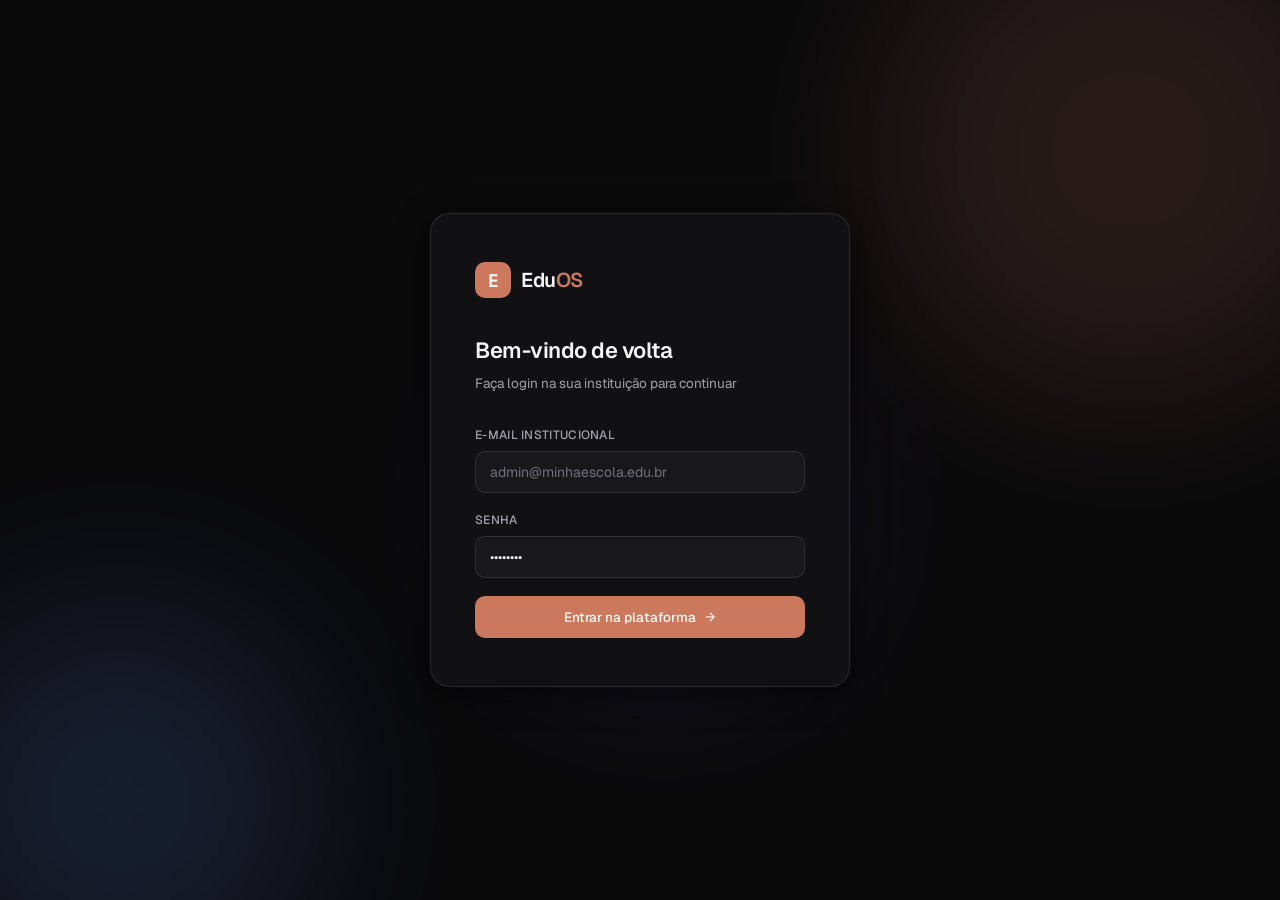
<file: index.html>
<!DOCTYPE html>
<html lang="pt-BR" data-theme="dark">
<head>
<meta charset="UTF-8">
<meta name="viewport" content="width=device-width, initial-scale=1.0">
<title>EduOS — Plataforma de Gestão Educacional</title>
<meta name="description" content="EduOS — Sistema SaaS de gestão educacional para cursos técnicos e treinamentos NR.">
<link rel="preconnect" href="https://fonts.googleapis.com">
<link href="https://fonts.googleapis.com/css2?family=Geist:wght@300;400;500;600&family=Geist+Mono:wght@400;500&display=swap" rel="stylesheet">
<link rel="stylesheet" href="./css/globals.css">
<link rel="stylesheet" href="./css/layout.css">
<link rel="stylesheet" href="./css/components.css">
</head>
<body>

<!-- TOAST CONTAINER -->
<div id="toast-container"></div>

<!-- MODAL BACKDROP -->
<div class="modal-backdrop" id="modal-backdrop">
  <div class="modal" id="modal-content">
    <div class="modal-header">
      <span class="modal-title" id="modal-title">Modal</span>
      <button class="modal-close" id="modal-close-btn">
        <svg viewBox="0 0 24 24" fill="none" stroke="currentColor" stroke-width="2" width="16" height="16"><path d="M18 6L6 18M6 6l12 12"/></svg>
      </button>
    </div>
    <div id="modal-body"></div>
  </div>
</div>

<!-- ===================== LOGIN SCREEN ===================== -->
<div id="login-screen">
  <div class="login-bg">
    <div class="login-bg-orb"></div>
    <div class="login-bg-orb"></div>
    <div class="login-bg-orb"></div>
  </div>
  <div class="login-card">
    <div class="login-logo">
      <div class="login-logo-icon">E</div>
      <div class="login-logo-text">Edu<span>OS</span></div>
    </div>
    <h2>Bem-vindo de volta</h2>
    <p>Faça login na sua instituição para continuar</p>

    <div class="form-field">
      <label class="form-label">E-mail institucional</label>
      <input class="form-input" id="login-email" type="email" placeholder="admin@minhaescola.edu.br">
    </div>
    <div class="form-field">
      <label class="form-label">Senha</label>
      <input class="form-input" id="login-pass" type="password" placeholder="••••••••" value="demo1234">
    </div>
    <div id="login-error" style="display:none; color:var(--red); font-size:12.5px; margin-bottom:12px; padding:8px 12px; background:var(--red-soft); border-radius:var(--radius-sm);"></div>
    <button class="btn btn-primary full" id="login-btn">
      Entrar na plataforma
      <svg viewBox="0 0 24 24" fill="none" stroke="currentColor" stroke-width="2" width="14" height="14"><path d="M5 12h14M12 5l7 7-7 7"/></svg>
    </button>

    <!-- Demo login was removed -->
  </div>
</div>

<!-- ===================== APP ===================== -->

<!-- Overlay do drawer mobile -->
<div class="sidebar-overlay" id="sidebar-overlay"></div>

<div id="app">
  <!-- SIDEBAR -->
  <aside class="sidebar" id="sidebar">
    <div class="sidebar-header">
      <div class="sidebar-brand">
        <div class="sidebar-brand-icon">E</div>
        <div class="sidebar-brand-name">Edu<span>OS</span></div>
      </div>
    </div>

    <div class="sidebar-section">
      <div class="sidebar-section-label">Visão geral</div>
      <div class="nav-item active" data-page="dashboard">
        <svg viewBox="0 0 24 24" fill="none" stroke="currentColor" stroke-width="1.8"><rect x="3" y="3" width="7" height="7" rx="1"/><rect x="14" y="3" width="7" height="7" rx="1"/><rect x="3" y="14" width="7" height="7" rx="1"/><rect x="14" y="14" width="7" height="7" rx="1"/></svg>
        Dashboard
      </div>
    </div>

    <div class="sidebar-section">
      <div class="sidebar-section-label">Acadêmico</div>
      <div class="nav-item" data-page="alunos">
        <svg viewBox="0 0 24 24" fill="none" stroke="currentColor" stroke-width="1.8"><path d="M17 21v-2a4 4 0 00-4-4H5a4 4 0 00-4 4v2"/><circle cx="9" cy="7" r="4"/><path d="M23 21v-2a4 4 0 00-3-3.87M16 3.13a4 4 0 010 7.75"/></svg>
        Alunos
      </div>
      <div class="nav-item" data-page="turmas">
        <svg viewBox="0 0 24 24" fill="none" stroke="currentColor" stroke-width="1.8"><rect x="3" y="4" width="18" height="18" rx="2"/><path d="M16 2v4M8 2v4M3 10h18"/></svg>
        Turmas
      </div>
      <div class="nav-item" data-page="cursos">
        <svg viewBox="0 0 24 24" fill="none" stroke="currentColor" stroke-width="1.8"><path d="M4 19.5A2.5 2.5 0 016.5 17H20"/><path d="M6.5 2H20v20H6.5A2.5 2.5 0 014 19.5v-15A2.5 2.5 0 016.5 2z"/></svg>
        Cursos
      </div>
      <div class="nav-item" data-page="instrutores">
        <svg viewBox="0 0 24 24" fill="none" stroke="currentColor" stroke-width="1.8"><circle cx="12" cy="8" r="4"/><path d="M20 21a8 8 0 00-16 0"/><path d="M16 11l2 2 4-4"/></svg>
        Instrutores
      </div>
    </div>

    <div class="sidebar-section">
      <div class="sidebar-section-label">Operacional</div>
      <div class="nav-item" data-page="matriculas">
        <svg viewBox="0 0 24 24" fill="none" stroke="currentColor" stroke-width="1.8"><path d="M9 11l3 3L22 4"/><path d="M21 12v7a2 2 0 01-2 2H5a2 2 0 01-2-2V5a2 2 0 012-2h11"/></svg>
        Matrículas
      </div>
      <div class="nav-item" data-page="pipeline">
        <svg viewBox="0 0 24 24" fill="none" stroke="currentColor" stroke-width="1.8"><path d="M2 20h2l3-12h10l3 12h2M9 8h6"/></svg>
        Pipeline
      </div>
      <div class="nav-item" data-page="certificados">
        <svg viewBox="0 0 24 24" fill="none" stroke="currentColor" stroke-width="1.8"><circle cx="12" cy="8" r="6"/><path d="M15.477 12.89L17 22l-5-3-5 3 1.523-9.11"/></svg>
        Certificados
      </div>
    </div>

    <div class="sidebar-section">
      <div class="sidebar-section-label">Comercial</div>
      <div class="nav-item" data-page="empresas">
        <svg viewBox="0 0 24 24" fill="none" stroke="currentColor" stroke-width="1.8"><path d="M3 9l9-7 9 7v11a2 2 0 01-2 2H5a2 2 0 01-2-2z"/><polyline points="9 22 9 12 15 12 15 22"/></svg>
        Empresas B2B
      </div>
      <div class="nav-item" data-page="renovacoes">
        <svg viewBox="0 0 24 24" fill="none" stroke="currentColor" stroke-width="1.8"><path d="M23 4v6h-6"/><path d="M20.49 15a9 9 0 11-2.12-9.36L23 10"/></svg>
        Renovações
        <span class="nav-badge" id="nav-badge-renov"></span>
      </div>
    </div>

    <div class="sidebar-section">
      <div class="sidebar-section-label">Financeiro</div>
      <div class="nav-item" data-page="financeiro">
        <svg viewBox="0 0 24 24" fill="none" stroke="currentColor" stroke-width="1.8"><line x1="12" y1="1" x2="12" y2="23"/><path d="M17 5H9.5a3.5 3.5 0 000 7h5a3.5 3.5 0 010 7H6"/></svg>
        Pagamentos
      </div>
      <div class="nav-item" data-page="relatorios">
        <svg viewBox="0 0 24 24" fill="none" stroke="currentColor" stroke-width="1.8"><line x1="18" y1="20" x2="18" y2="10"/><line x1="12" y1="20" x2="12" y2="4"/><line x1="6" y1="20" x2="6" y2="14"/></svg>
        Relatórios
      </div>
    </div>

    <div class="sidebar-section">
      <div class="sidebar-section-label">Sistema</div>
      <div class="nav-item" data-page="rbac">
        <svg viewBox="0 0 24 24" fill="none" stroke="currentColor" stroke-width="1.8"><rect x="3" y="11" width="18" height="11" rx="2"/><path d="M7 11V7a5 5 0 0110 0v4"/></svg>
        Permissões RBAC
      </div>
      <div class="nav-item" data-page="configuracoes">
        <svg viewBox="0 0 24 24" fill="none" stroke="currentColor" stroke-width="1.8"><circle cx="12" cy="12" r="3"/><path d="M19.4 15a1.65 1.65 0 00.33 1.82l.06.06a2 2 0 010 2.83 2 2 0 01-2.83 0l-.06-.06a1.65 1.65 0 00-1.82-.33 1.65 1.65 0 00-1 1.51V21a2 2 0 01-2 2 2 2 0 01-2-2v-.09A1.65 1.65 0 009 19.4a1.65 1.65 0 00-1.82.33l-.06.06a2 2 0 01-2.83 0 2 2 0 010-2.83l.06-.06A1.65 1.65 0 004.68 15a1.65 1.65 0 00-1.51-1H3a2 2 0 01-2-2 2 2 0 012-2h.09A1.65 1.65 0 004.6 9a1.65 1.65 0 00-.33-1.82l-.06-.06a2 2 0 010-2.83 2 2 0 012.83 0l.06.06A1.65 1.65 0 009 4.68a1.65 1.65 0 001-1.51V3a2 2 0 012-2 2 2 0 012 2v.09a1.65 1.65 0 001 1.51 1.65 1.65 0 001.82-.33l.06-.06a2 2 0 012.83 0 2 2 0 010 2.83l-.06.06A1.65 1.65 0 0019.4 9a1.65 1.65 0 001.51 1H21a2 2 0 012 2 2 2 0 01-2 2h-.09a1.65 1.65 0 00-1.51 1z"/></svg>
        Configurações
      </div>
    </div>

    <div class="sidebar-footer">
      <div class="user-chip" id="user-chip-logout">
        <div class="user-avatar" id="user-avatar-sidebar">A</div>
        <div class="user-info">
          <div class="user-name" id="user-name-sidebar">Admin</div>
          <div class="user-role" id="user-role-sidebar">Administrador</div>
        </div>
        <svg viewBox="0 0 24 24" fill="none" stroke="currentColor" stroke-width="1.8" width="14" height="14" style="color:var(--text-tertiary);flex-shrink:0"><path d="M9 21H5a2 2 0 01-2-2V5a2 2 0 012-2h4M16 17l5-5-5-5M21 12H9"/></svg>
      </div>
    </div>
  </aside>

  <!-- MAIN AREA -->
  <div class="main-area">
    <div class="topbar">
      <!-- Hamburger mobile -->
      <button id="hamburger-btn" aria-label="Abrir menu">
        <svg viewBox="0 0 24 24" fill="none" stroke="currentColor" stroke-width="2" width="20" height="20">
          <line x1="3" y1="6" x2="21" y2="6"/><line x1="3" y1="12" x2="21" y2="12"/><line x1="3" y1="18" x2="21" y2="18"/>
        </svg>
      </button>

      <span id="topbar-title" class="topbar-title">Dashboard</span>

      <div class="topbar-actions">
        <div class="topbar-search-wrap">
          <svg viewBox="0 0 24 24" fill="none" stroke="currentColor" stroke-width="2"><circle cx="11" cy="11" r="8"/><path d="M21 21l-4.35-4.35"/></svg>
          <input class="topbar-search" id="topbar-search" placeholder="Buscar alunos, cursos...">
        </div>
        <div style="position:relative">
          <button class="btn btn-ghost btn-icon" title="Notificações" id="notif-btn">
            <svg viewBox="0 0 24 24" fill="none" stroke="currentColor" stroke-width="1.8" width="16" height="16"><path d="M18 8A6 6 0 006 8c0 7-3 9-3 9h18s-3-2-3-9M13.73 21a2 2 0 01-3.46 0"/></svg>
          </button>
          <div class="notif-dot"></div>
        </div>
        <div class="theme-toggle" id="theme-toggle" title="Alternar tema"></div>
      </div>
    </div>
    <div class="content" id="main-content"></div>
  </div>
</div>

<script type="module" src="./js/core/init.js"></script>
</body>
</html>
</file>
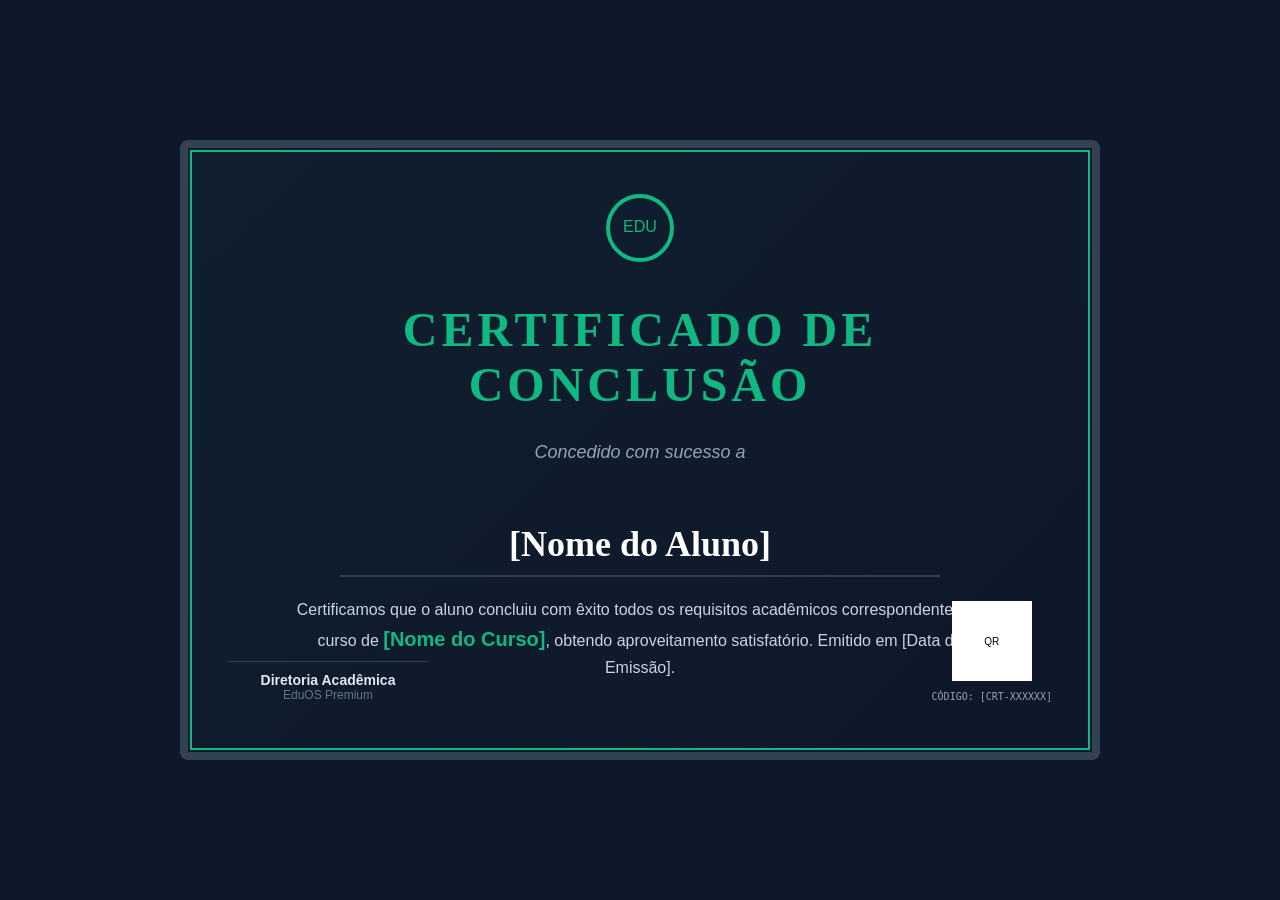
<file: certificado.html>
<!DOCTYPE html>
<html lang="pt-BR">
<head>
  <meta charset="UTF-8">
  <title>Certificado - EduOS</title>
  <style>
    /* Premium Dark Mode / University Style Certificate */
    :root {
      --bg-color: #0f172a;
      --text-color: #f1f5f9;
      --accent: #10b981;
      --border: #334155;
      --font-serif: 'Playfair Display', serif;
      --font-sans: 'Inter', sans-serif;
    }
    
    body {
      margin: 0;
      padding: 0;
      background-color: var(--bg-color);
      color: var(--text-color);
      display: flex;
      justify-content: center;
      align-items: center;
      min-height: 100vh;
      font-family: var(--font-sans);
    }
    
    .certificate-container {
      width: 1000px;
      height: 700px;
      padding: 40px;
      box-sizing: border-box;
      position: relative;
    }
    
    .certificate-border {
      width: 100%;
      height: 100%;
      border: 8px solid var(--border);
      outline: 2px solid var(--accent);
      outline-offset: -12px;
      padding: 40px;
      box-sizing: border-box;
      position: relative;
      background: linear-gradient(135deg, rgba(16,185,129,0.05) 0%, rgba(15,23,42,1) 100%);
      text-align: center;
      border-radius: 8px;
    }
    
    .logo-container img {
      height: 80px;
      margin-bottom: 20px;
    }
    
    .title {
      font-family: var(--font-serif);
      font-size: 48px;
      font-weight: 700;
      color: var(--accent);
      margin: 10px 0 30px;
      letter-spacing: 4px;
      text-transform: uppercase;
    }
    
    .subtitle {
      font-size: 18px;
      color: #94a3b8;
      margin-bottom: 40px;
      font-style: italic;
    }
    
    .recipient-name {
      font-family: var(--font-serif);
      font-size: 36px;
      font-weight: bold;
      color: #ffffff;
      margin: 20px 0;
      border-bottom: 2px solid var(--border);
      display: inline-block;
      padding-bottom: 10px;
      min-width: 600px;
    }
    
    .description {
      font-size: 16px;
      color: #cbd5e1;
      max-width: 700px;
      margin: 0 auto 50px;
      line-height: 1.6;
    }
    
    .course-name {
      font-weight: bold;
      color: var(--accent);
      font-size: 20px;
    }
    
    .footer {
      position: absolute;
      bottom: 50px;
      width: calc(100% - 80px);
      left: 40px;
      display: flex;
      justify-content: space-between;
      align-items: flex-end;
    }
    
    .signature {
      width: 200px;
      border-top: 1px solid var(--border);
      padding-top: 10px;
    }
    
    .signature-name {
      font-weight: bold;
      color: #e2e8f0;
      font-size: 14px;
    }
    
    .signature-role {
      font-size: 12px;
      color: #64748b;
    }
    
    .qr-container {
      text-align: center;
    }
    
    .qr-placeholder {
      width: 80px;
      height: 80px;
      background: #ffffff;
      margin: 0 auto 10px;
      display: grid;
      place-items: center;
      color: #000;
      font-size: 10px;
    }
    
    .qr-code-text {
      font-family: monospace;
      font-size: 10px;
      color: #94a3b8;
    }

    @media print {
      body {
        background-color: transparent;
        -webkit-print-color-adjust: exact;
        print-color-adjust: exact;
      }
      .certificate-container {
        width: 100%;
        height: 100vh;
        margin: 0;
        padding: 0;
      }
      .certificate-border {
        border: 4px solid var(--border);
        background: none;
      }
    }
  </style>
</head>
<body>
  <div class="certificate-container">
    <div class="certificate-border">
      <div class="logo-container">
        <!-- Substituir src base64 futuramente com dados da coluna logo da tabela configuracoes -->
        <img id="cert-logo" src="[data-uri]" alt="EduOS Logo">
      </div>
      
      <div class="title">CERTIFICADO de CONCLUSÃO</div>
      
      <div class="subtitle">Concedido com sucesso a</div>
      
      <div class="recipient-name" id="cert-nome">[Nome do Aluno]</div>
      
      <div class="description">
        Certificamos que o aluno concluiu com êxito todos os requisitos acadêmicos correspondentes ao curso de 
        <span class="course-name" id="cert-curso">[Nome do Curso]</span>, 
        obtendo aproveitamento satisfatório. Emitido em <span id="cert-data">[Data de Emissão]</span>.
      </div>
      
      <div class="footer">
        <div class="signature">
          <div class="signature-name">Diretoria Acadêmica</div>
          <div class="signature-role">EduOS Premium</div>
        </div>
        
        <div class="qr-container">
          <div class="qr-placeholder" id="cert-qr">QR</div>
          <div class="qr-code-text" id="cert-codigo">CÓDIGO: [CRT-XXXXXX]</div>
        </div>
      </div>
    </div>
  </div>
  <script>
    // Exemplo de injeção dinâmica
    function loadCertificateData(certData) {
        document.getElementById('cert-nome').innerText = certData.aluno_nome;
        document.getElementById('cert-curso').innerText = certData.curso_nome;
        document.getElementById('cert-data').innerText = new Date(certData.data_emissao).toLocaleDateString('pt-BR');
        document.getElementById('cert-codigo').innerText = `CÓDIGO: ${certData.codigo_verificacao}`;
        
        // Exemplo: document.getElementById('cert-logo').src = certData.institution_logo_base64;
    }
  </script>
</body>
</html>
</file>
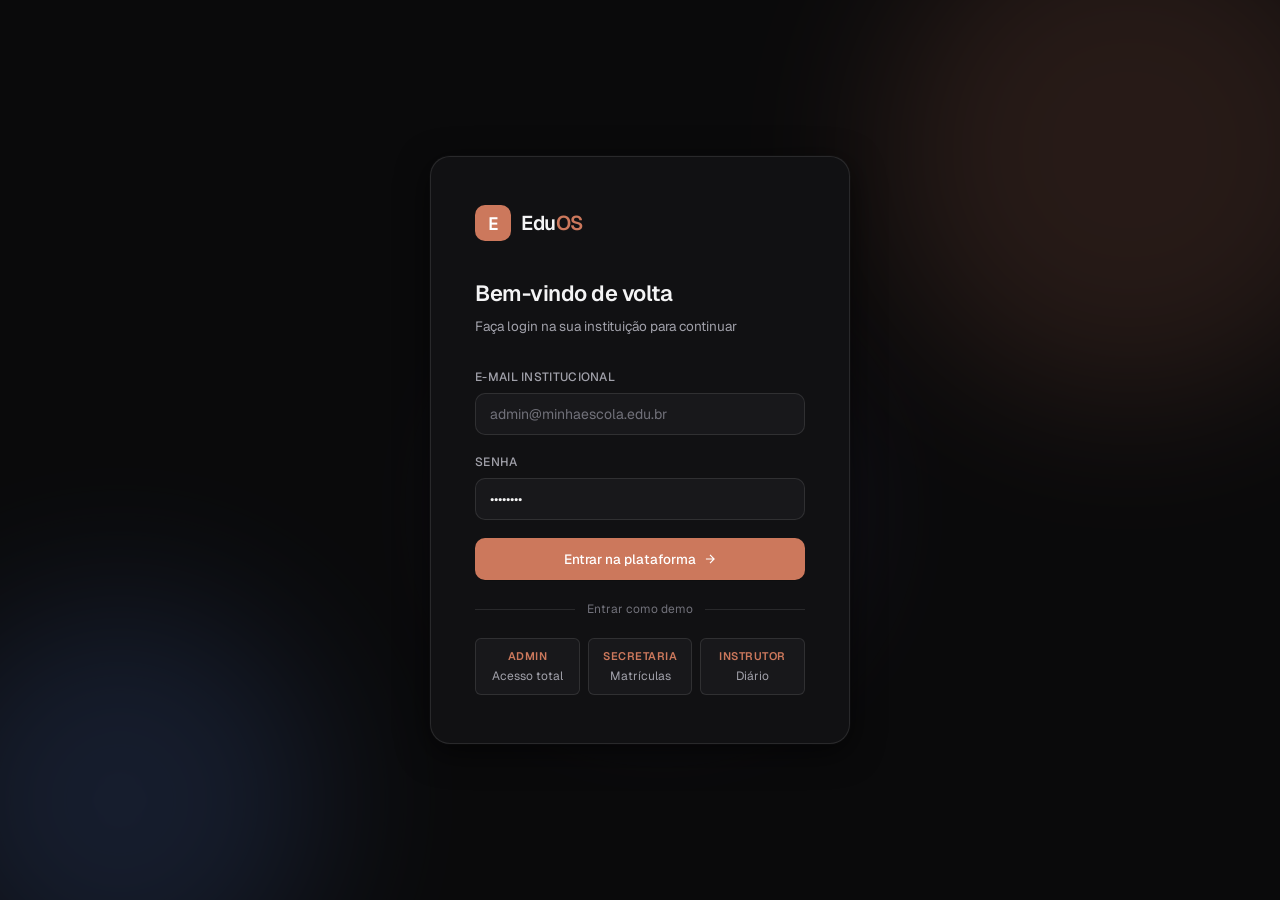
<file: eduos_2.html>
<!DOCTYPE html>
<html lang="pt-BR" data-theme="dark">
<head>
<meta charset="UTF-8">
<meta name="viewport" content="width=device-width, initial-scale=1.0">
<title>EduOS — Plataforma de Gestão Educacional</title>
<link rel="preconnect" href="https://fonts.googleapis.com">
<link href="https://fonts.googleapis.com/css2?family=Geist:wght@300;400;500;600&family=Geist+Mono:wght@400;500&display=swap" rel="stylesheet">
<style>
/* ===== DESIGN TOKENS ===== */
:root {
  --font-sans: 'Geist', system-ui, sans-serif;
  --font-mono: 'Geist Mono', monospace;

  /* Dark theme (default) */
  --bg-base: #0a0a0b;
  --bg-surface: #111113;
  --bg-elevated: #18181b;
  --bg-overlay: #1e1e22;
  --bg-hover: #26262b;
  --bg-active: #2e2e35;

  --border-subtle: rgba(255,255,255,0.06);
  --border-default: rgba(255,255,255,0.10);
  --border-strong: rgba(255,255,255,0.18);

  --text-primary: #f4f4f5;
  --text-secondary: #a1a1aa;
  --text-tertiary: #71717a;
  --text-inverse: #09090b;

  --accent: #cc785c;
  --accent-soft: rgba(204,120,92,0.12);
  --accent-hover: #d4896e;

  --blue: #5b8af0;
  --blue-soft: rgba(91,138,240,0.12);
  --green: #4ade80;
  --green-soft: rgba(74,222,128,0.12);
  --amber: #f59e0b;
  --amber-soft: rgba(245,158,11,0.12);
  --red: #f87171;
  --red-soft: rgba(248,113,113,0.12);
  --purple: #a78bfa;
  --purple-soft: rgba(167,139,250,0.12);

  --radius-sm: 6px;
  --radius-md: 10px;
  --radius-lg: 14px;
  --radius-xl: 20px;

  --shadow-sm: 0 1px 3px rgba(0,0,0,0.4);
  --shadow-md: 0 4px 16px rgba(0,0,0,0.5);
  --shadow-lg: 0 8px 32px rgba(0,0,0,0.6);

  --sidebar-width: 240px;
  --topbar-height: 56px;

  --transition: 150ms cubic-bezier(0.4,0,0.2,1);
}

[data-theme="light"] {
  --bg-base: #fafafa;
  --bg-surface: #ffffff;
  --bg-elevated: #f4f4f5;
  --bg-overlay: #e4e4e7;
  --bg-hover: #e4e4e7;
  --bg-active: #d4d4d8;

  --border-subtle: rgba(0,0,0,0.05);
  --border-default: rgba(0,0,0,0.09);
  --border-strong: rgba(0,0,0,0.16);

  --text-primary: #09090b;
  --text-secondary: #52525b;
  --text-tertiary: #a1a1aa;
  --text-inverse: #f4f4f5;

  --accent: #cc785c;
  --accent-soft: rgba(204,120,92,0.10);

  --blue-soft: rgba(59,130,246,0.10);
  --green-soft: rgba(22,163,74,0.10);
  --amber-soft: rgba(217,119,6,0.10);
  --red-soft: rgba(220,38,38,0.10);
  --purple-soft: rgba(124,58,237,0.10);

  --shadow-sm: 0 1px 3px rgba(0,0,0,0.08);
  --shadow-md: 0 4px 16px rgba(0,0,0,0.12);
  --shadow-lg: 0 8px 32px rgba(0,0,0,0.16);
}

/* ===== RESET ===== */
*, *::before, *::after { box-sizing: border-box; margin: 0; padding: 0; }
html { font-size: 14px; }
body {
  font-family: var(--font-sans);
  background: var(--bg-base);
  color: var(--text-primary);
  line-height: 1.5;
  -webkit-font-smoothing: antialiased;
  overflow: hidden;
  height: 100vh;
}

/* ===== SCROLLBAR ===== */
::-webkit-scrollbar { width: 6px; height: 6px; }
::-webkit-scrollbar-track { background: transparent; }
::-webkit-scrollbar-thumb { background: var(--border-strong); border-radius: 99px; }

/* ===== LOGIN SCREEN ===== */
#login-screen {
  position: fixed; inset: 0;
  display: flex; align-items: center; justify-content: center;
  background: var(--bg-base);
  z-index: 1000;
}
.login-bg {
  position: absolute; inset: 0; overflow: hidden;
}
.login-bg-orb {
  position: absolute; border-radius: 50%;
  filter: blur(80px); opacity: 0.15;
  animation: orb-float 8s ease-in-out infinite;
}
.login-bg-orb:nth-child(1) { width: 500px; height: 500px; background: var(--accent); top: -100px; right: -100px; animation-delay: 0s; }
.login-bg-orb:nth-child(2) { width: 400px; height: 400px; background: var(--blue); bottom: -100px; left: -80px; animation-delay: -3s; }
.login-bg-orb:nth-child(3) { width: 300px; height: 300px; background: var(--purple); top: 40%; left: 40%; animation-delay: -6s; }
@keyframes orb-float {
  0%,100% { transform: translate(0,0) scale(1); }
  33% { transform: translate(20px,-20px) scale(1.05); }
  66% { transform: translate(-15px,15px) scale(0.97); }
}

.login-card {
  position: relative;
  background: var(--bg-surface);
  border: 1px solid var(--border-default);
  border-radius: var(--radius-xl);
  padding: 48px 44px;
  width: 420px;
  box-shadow: var(--shadow-lg), 0 0 0 1px rgba(255,255,255,0.02);
  animation: card-in 0.6s cubic-bezier(0.16,1,0.3,1) forwards;
}
@keyframes card-in {
  from { opacity: 0; transform: translateY(24px) scale(0.97); }
  to { opacity: 1; transform: translateY(0) scale(1); }
}

.login-logo {
  display: flex; align-items: center; gap: 10px; margin-bottom: 36px;
}
.login-logo-icon {
  width: 36px; height: 36px; border-radius: 10px;
  background: var(--accent); display: grid; place-items: center;
  font-size: 18px; font-weight: 600; color: white;
  font-family: var(--font-mono);
}
.login-logo-text {
  font-size: 20px; font-weight: 600; letter-spacing: -0.5px;
}
.login-logo-text span { color: var(--accent); }

.login-card h2 {
  font-size: 22px; font-weight: 600; letter-spacing: -0.5px;
  margin-bottom: 6px;
}
.login-card p { color: var(--text-secondary); font-size: 13.5px; margin-bottom: 32px; }

.form-field { margin-bottom: 18px; }
.form-label {
  display: block; font-size: 12px; font-weight: 500;
  color: var(--text-secondary); margin-bottom: 7px; letter-spacing: 0.3px;
  text-transform: uppercase;
}
.form-input {
  width: 100%; background: var(--bg-elevated);
  border: 1px solid var(--border-default); border-radius: var(--radius-md);
  padding: 11px 14px; font-family: var(--font-sans);
  font-size: 14px; color: var(--text-primary);
  outline: none; transition: var(--transition);
}
.form-input:focus {
  border-color: var(--accent);
  box-shadow: 0 0 0 3px var(--accent-soft);
}
.form-input::placeholder { color: var(--text-tertiary); }

.btn {
  display: inline-flex; align-items: center; gap: 7px;
  padding: 10px 18px; border-radius: var(--radius-md);
  font-family: var(--font-sans); font-size: 13.5px; font-weight: 500;
  cursor: pointer; border: none; outline: none;
  transition: var(--transition); white-space: nowrap; text-decoration: none;
}
.btn-primary {
  background: var(--accent); color: white;
  box-shadow: 0 1px 0 rgba(0,0,0,0.2);
}
.btn-primary:hover { background: var(--accent-hover); transform: translateY(-1px); box-shadow: 0 4px 12px rgba(204,120,92,0.3); }
.btn-primary:active { transform: translateY(0); }
.btn-primary.full { width: 100%; justify-content: center; padding: 12px; }

.btn-secondary {
  background: var(--bg-elevated); color: var(--text-primary);
  border: 1px solid var(--border-default);
}
.btn-secondary:hover { background: var(--bg-hover); }

.btn-ghost { background: transparent; color: var(--text-secondary); padding: 8px 12px; }
.btn-ghost:hover { background: var(--bg-hover); color: var(--text-primary); }

.btn-icon { padding: 8px; border-radius: var(--radius-sm); }
.btn-icon:hover { background: var(--bg-hover); }

.login-divider { display: flex; align-items: center; gap: 12px; margin: 20px 0; }
.login-divider::before, .login-divider::after { content: ''; flex: 1; height: 1px; background: var(--border-default); }
.login-divider span { font-size: 12px; color: var(--text-tertiary); }

.login-demo { display: flex; gap: 8px; }
.demo-chip {
  flex: 1; padding: 9px 12px; background: var(--bg-elevated);
  border: 1px solid var(--border-default); border-radius: var(--radius-sm);
  cursor: pointer; text-align: center; transition: var(--transition);
}
.demo-chip:hover { border-color: var(--accent); background: var(--accent-soft); }
.demo-chip .role { font-size: 11px; font-weight: 600; color: var(--accent); text-transform: uppercase; letter-spacing: 0.5px; }
.demo-chip .name { font-size: 12px; color: var(--text-secondary); margin-top: 2px; }

/* ===== APP LAYOUT ===== */
#app { display: none; height: 100vh; }
#app.visible { display: flex; }

/* SIDEBAR */
.sidebar {
  width: var(--sidebar-width); height: 100vh;
  background: var(--bg-surface);
  border-right: 1px solid var(--border-subtle);
  display: flex; flex-direction: column;
  flex-shrink: 0; overflow-y: auto;
  padding: 0 0 16px 0;
  transition: width var(--transition);
}

.sidebar-header {
  padding: 16px 16px 12px;
  border-bottom: 1px solid var(--border-subtle);
  margin-bottom: 8px;
}
.sidebar-brand {
  display: flex; align-items: center; gap: 9px;
}
.sidebar-brand-icon {
  width: 30px; height: 30px; border-radius: 8px;
  background: var(--accent); display: grid; place-items: center;
  font-size: 14px; font-weight: 700; color: white; font-family: var(--font-mono);
  flex-shrink: 0;
}
.sidebar-brand-name {
  font-size: 15px; font-weight: 600; letter-spacing: -0.3px;
}
.sidebar-brand-name span { color: var(--accent); }

.sidebar-section {
  padding: 0 8px; margin-bottom: 4px;
}
.sidebar-section-label {
  font-size: 10.5px; font-weight: 600; color: var(--text-tertiary);
  text-transform: uppercase; letter-spacing: 0.8px;
  padding: 10px 8px 4px;
}
.nav-item {
  display: flex; align-items: center; gap: 9px;
  padding: 8px 10px; border-radius: var(--radius-sm);
  cursor: pointer; color: var(--text-secondary);
  font-size: 13.5px; transition: var(--transition);
  user-select: none;
}
.nav-item:hover { background: var(--bg-hover); color: var(--text-primary); }
.nav-item.active {
  background: var(--accent-soft); color: var(--accent);
  font-weight: 500;
}
.nav-item svg { width: 16px; height: 16px; flex-shrink: 0; opacity: 0.8; }
.nav-item.active svg { opacity: 1; }
.nav-badge {
  margin-left: auto; font-size: 10px; font-weight: 600;
  background: var(--red); color: white;
  padding: 1px 6px; border-radius: 99px;
}

.sidebar-footer {
  margin-top: auto; padding: 8px 8px 0;
  border-top: 1px solid var(--border-subtle);
}
.user-chip {
  display: flex; align-items: center; gap: 9px;
  padding: 8px 10px; border-radius: var(--radius-sm);
  cursor: pointer; transition: var(--transition);
}
.user-chip:hover { background: var(--bg-hover); }
.user-avatar {
  width: 28px; height: 28px; border-radius: 50%;
  background: linear-gradient(135deg, var(--accent), var(--purple));
  display: grid; place-items: center; font-size: 11px; font-weight: 600; color: white;
  flex-shrink: 0;
}
.user-info { flex: 1; min-width: 0; }
.user-name { font-size: 13px; font-weight: 500; truncate: ellipsis; overflow: hidden; white-space: nowrap; }
.user-role { font-size: 11px; color: var(--text-tertiary); }

/* MAIN AREA */
.main-area {
  flex: 1; display: flex; flex-direction: column; overflow: hidden;
}

/* TOPBAR */
.topbar {
  height: var(--topbar-height); min-height: var(--topbar-height);
  background: var(--bg-surface);
  border-bottom: 1px solid var(--border-subtle);
  display: flex; align-items: center; padding: 0 20px; gap: 16px;
}
.topbar-title {
  font-size: 14px; font-weight: 600; letter-spacing: -0.2px;
  flex: 1; color: var(--text-primary);
}
.topbar-actions { display: flex; align-items: center; gap: 6px; }

/* CONTENT */
.content {
  flex: 1; overflow-y: auto; padding: 24px;
  background: var(--bg-base);
}

/* ===== COMMON COMPONENTS ===== */
.page-header {
  display: flex; align-items: flex-start; justify-content: space-between;
  margin-bottom: 24px;
}
.page-header h1 {
  font-size: 22px; font-weight: 600; letter-spacing: -0.8px;
  color: var(--text-primary);
}
.page-header p { font-size: 13px; color: var(--text-tertiary); margin-top: 2px; }
.page-header-actions { display: flex; gap: 8px; align-items: center; }

/* STAT CARDS */
.stats-row {
  display: grid; grid-template-columns: repeat(auto-fit, minmax(160px, 1fr));
  gap: 12px; margin-bottom: 24px;
}
.stat-card {
  background: var(--bg-surface); border: 1px solid var(--border-subtle);
  border-radius: var(--radius-lg); padding: 18px 20px;
  cursor: pointer; transition: var(--transition);
}
.stat-card:hover { border-color: var(--border-default); transform: translateY(-2px); box-shadow: var(--shadow-md); }
.stat-label { font-size: 11.5px; color: var(--text-tertiary); font-weight: 500; text-transform: uppercase; letter-spacing: 0.5px; margin-bottom: 8px; }
.stat-value { font-size: 26px; font-weight: 600; letter-spacing: -1px; font-family: var(--font-mono); }
.stat-delta { font-size: 11px; color: var(--text-tertiary); margin-top: 4px; }
.stat-delta.up { color: var(--green); }
.stat-delta.down { color: var(--red); }

/* CARDS */
.card {
  background: var(--bg-surface); border: 1px solid var(--border-subtle);
  border-radius: var(--radius-lg); overflow: hidden;
}
.card-header {
  padding: 16px 20px; border-bottom: 1px solid var(--border-subtle);
  display: flex; align-items: center; justify-content: space-between;
}
.card-title { font-size: 13px; font-weight: 600; letter-spacing: -0.2px; }
.card-body { padding: 20px; }

/* TABLE */
.table-wrap {
  background: var(--bg-surface); border: 1px solid var(--border-subtle);
  border-radius: var(--radius-lg); overflow: hidden;
}
.table-toolbar {
  padding: 14px 16px; border-bottom: 1px solid var(--border-subtle);
  display: flex; gap: 10px; align-items: center; flex-wrap: wrap;
}
.search-input-wrap { position: relative; }
.search-input-wrap svg {
  position: absolute; left: 10px; top: 50%; transform: translateY(-50%);
  width: 14px; height: 14px; color: var(--text-tertiary); pointer-events: none;
}
.search-input {
  background: var(--bg-elevated); border: 1px solid var(--border-default);
  border-radius: var(--radius-sm); padding: 8px 12px 8px 32px;
  font-family: var(--font-sans); font-size: 13px; color: var(--text-primary);
  outline: none; width: 240px; transition: var(--transition);
}
.search-input:focus { border-color: var(--accent); box-shadow: 0 0 0 3px var(--accent-soft); }
.search-input::placeholder { color: var(--text-tertiary); }

.select-input {
  background: var(--bg-elevated); border: 1px solid var(--border-default);
  border-radius: var(--radius-sm); padding: 8px 12px;
  font-family: var(--font-sans); font-size: 13px; color: var(--text-primary);
  outline: none; cursor: pointer; transition: var(--transition);
}
.select-input:focus { border-color: var(--accent); }

table { width: 100%; border-collapse: collapse; }
thead th {
  padding: 11px 16px; text-align: left; font-size: 11px; font-weight: 600;
  color: var(--text-tertiary); text-transform: uppercase; letter-spacing: 0.6px;
  border-bottom: 1px solid var(--border-subtle); white-space: nowrap;
}
tbody tr {
  border-bottom: 1px solid var(--border-subtle);
  transition: background var(--transition);
}
tbody tr:last-child { border-bottom: none; }
tbody tr:hover { background: var(--bg-hover); }
tbody td { padding: 12px 16px; font-size: 13px; color: var(--text-primary); }

.table-footer {
  padding: 12px 16px; border-top: 1px solid var(--border-subtle);
  display: flex; align-items: center; justify-content: space-between;
}
.table-info { font-size: 12px; color: var(--text-tertiary); }
.pagination { display: flex; gap: 4px; }
.pag-btn {
  padding: 5px 10px; border-radius: var(--radius-sm);
  background: var(--bg-elevated); border: 1px solid var(--border-default);
  font-size: 12px; color: var(--text-secondary); cursor: pointer; transition: var(--transition);
}
.pag-btn:hover { border-color: var(--accent); color: var(--accent); }
.pag-btn.active { background: var(--accent); color: white; border-color: var(--accent); }

/* BADGES / CHIPS */
.badge {
  display: inline-flex; align-items: center; gap: 4px;
  padding: 2px 8px; border-radius: 99px;
  font-size: 11px; font-weight: 500; letter-spacing: 0.2px;
}
.badge-green { background: var(--green-soft); color: var(--green); }
.badge-blue { background: var(--blue-soft); color: var(--blue); }
.badge-amber { background: var(--amber-soft); color: var(--amber); }
.badge-red { background: var(--red-soft); color: var(--red); }
.badge-purple { background: var(--purple-soft); color: var(--purple); }
.badge-gray { background: var(--bg-elevated); color: var(--text-secondary); }
.badge-accent { background: var(--accent-soft); color: var(--accent); }

/* ACTION BUTTONS IN TABLE */
.action-btn {
  padding: 5px 8px; border-radius: var(--radius-sm); background: transparent;
  border: 1px solid var(--border-default); font-size: 11.5px; color: var(--text-secondary);
  cursor: pointer; transition: var(--transition); display: inline-flex; align-items: center; gap: 4px;
}
.action-btn:hover { border-color: var(--accent); color: var(--accent); background: var(--accent-soft); }
.action-btn.danger:hover { border-color: var(--red); color: var(--red); background: var(--red-soft); }

/* MODAL */
.modal-backdrop {
  position: fixed; inset: 0; background: rgba(0,0,0,0.7);
  backdrop-filter: blur(4px); display: flex; align-items: center; justify-content: center;
  z-index: 500; opacity: 0; pointer-events: none; transition: opacity var(--transition);
}
.modal-backdrop.open { opacity: 1; pointer-events: all; }
.modal {
  background: var(--bg-surface); border: 1px solid var(--border-default);
  border-radius: var(--radius-xl); padding: 28px; width: 520px; max-width: calc(100vw - 32px);
  max-height: 90vh; overflow-y: auto;
  transform: translateY(20px) scale(0.97); transition: transform 200ms cubic-bezier(0.16,1,0.3,1);
  box-shadow: var(--shadow-lg);
}
.modal-backdrop.open .modal { transform: translateY(0) scale(1); }
.modal-header { display: flex; align-items: center; justify-content: space-between; margin-bottom: 24px; }
.modal-title { font-size: 17px; font-weight: 600; letter-spacing: -0.4px; }
.modal-close { padding: 4px; border-radius: var(--radius-sm); cursor: pointer; color: var(--text-tertiary); background: none; border: none; transition: var(--transition); }
.modal-close:hover { background: var(--bg-hover); color: var(--text-primary); }

.form-grid { display: grid; grid-template-columns: 1fr 1fr; gap: 16px; }
.form-grid .full { grid-column: 1 / -1; }
.form-group { display: flex; flex-direction: column; gap: 6px; }
.form-group label { font-size: 11.5px; font-weight: 600; color: var(--text-secondary); text-transform: uppercase; letter-spacing: 0.4px; }
.form-group input, .form-group select, .form-group textarea {
  background: var(--bg-elevated); border: 1px solid var(--border-default);
  border-radius: var(--radius-sm); padding: 9px 12px;
  font-family: var(--font-sans); font-size: 13.5px; color: var(--text-primary);
  outline: none; transition: var(--transition);
}
.form-group input:focus, .form-group select:focus, .form-group textarea:focus {
  border-color: var(--accent); box-shadow: 0 0 0 3px var(--accent-soft);
}
.form-group textarea { resize: vertical; min-height: 80px; }
.modal-footer { display: flex; gap: 8px; justify-content: flex-end; margin-top: 24px; padding-top: 20px; border-top: 1px solid var(--border-subtle); }

/* TOAST */
#toast-container {
  position: fixed; bottom: 20px; right: 20px;
  display: flex; flex-direction: column; gap: 8px; z-index: 9999;
}
.toast {
  padding: 12px 16px; border-radius: var(--radius-md);
  font-size: 13px; display: flex; align-items: center; gap: 10px;
  min-width: 280px; max-width: 380px;
  background: var(--bg-elevated); border: 1px solid var(--border-default);
  box-shadow: var(--shadow-md); color: var(--text-primary);
  animation: toast-in 0.3s cubic-bezier(0.16,1,0.3,1);
}
.toast.success { border-color: rgba(74,222,128,0.3); }
.toast.error { border-color: rgba(248,113,113,0.3); }
.toast.warning { border-color: rgba(245,158,11,0.3); }
.toast svg { width: 16px; height: 16px; flex-shrink: 0; }
.toast.success svg { color: var(--green); }
.toast.error svg { color: var(--red); }
.toast.warning svg { color: var(--amber); }
@keyframes toast-in { from { opacity:0; transform: translateX(20px); } to { opacity:1; transform:translateX(0); } }

/* PROGRESS BAR */
.progress-bar {
  height: 4px; background: var(--bg-overlay); border-radius: 99px; overflow: hidden;
}
.progress-fill {
  height: 100%; border-radius: 99px; transition: width 0.4s ease;
}

/* KANBAN */
.kanban-board { display: flex; gap: 12px; overflow-x: auto; padding-bottom: 16px; }
.kanban-col {
  flex-shrink: 0; width: 240px;
  background: var(--bg-surface); border: 1px solid var(--border-subtle);
  border-radius: var(--radius-lg); overflow: hidden;
}
.kanban-col-header {
  padding: 12px 14px; display: flex; align-items: center; justify-content: space-between;
  border-bottom: 1px solid var(--border-subtle);
}
.kanban-col-title { font-size: 12px; font-weight: 600; display: flex; align-items: center; gap: 6px; }
.kanban-col-count {
  font-size: 11px; padding: 1px 7px; border-radius: 99px;
  background: var(--bg-overlay); color: var(--text-secondary);
}
.kanban-col-body { padding: 8px; display: flex; flex-direction: column; gap: 6px; min-height: 100px; }
.kanban-card {
  background: var(--bg-elevated); border: 1px solid var(--border-default);
  border-radius: var(--radius-sm); padding: 12px;
  cursor: pointer; transition: var(--transition);
}
.kanban-card:hover { border-color: var(--accent); box-shadow: var(--shadow-sm); transform: translateY(-1px); }
.kanban-card-name { font-size: 13px; font-weight: 500; margin-bottom: 6px; }
.kanban-card-meta { font-size: 11.5px; color: var(--text-tertiary); display: flex; align-items: center; gap: 6px; }

/* CHART BARS */
.mini-chart { display: flex; align-items: flex-end; gap: 6px; height: 80px; }
.mini-bar-wrap { flex: 1; display: flex; flex-direction: column; align-items: center; gap: 4px; }
.mini-bar {
  width: 100%; border-radius: 4px 4px 0 0;
  background: var(--accent); opacity: 0.8; min-height: 4px;
  transition: height 0.5s ease;
}
.mini-bar-label { font-size: 10px; color: var(--text-tertiary); }

/* EMPTY STATE */
.empty-state {
  display: flex; flex-direction: column; align-items: center; justify-content: center;
  padding: 60px 20px; text-align: center;
}
.empty-state svg { width: 40px; height: 40px; color: var(--text-tertiary); margin-bottom: 16px; opacity: 0.5; }
.empty-state h3 { font-size: 15px; font-weight: 500; margin-bottom: 6px; }
.empty-state p { font-size: 13px; color: var(--text-tertiary); }

/* AVATAR GROUP */
.avatar-group { display: flex; }
.avatar-sm {
  width: 24px; height: 24px; border-radius: 50%;
  background: linear-gradient(135deg, var(--accent), var(--blue));
  border: 2px solid var(--bg-surface);
  display: grid; place-items: center; font-size: 9px; font-weight: 600; color: white;
  margin-left: -6px;
}
.avatar-group .avatar-sm:first-child { margin-left: 0; }

/* DIVIDER */
.divider { height: 1px; background: var(--border-subtle); margin: 20px 0; }

/* COLOR DOT */
.dot { width: 7px; height: 7px; border-radius: 50%; flex-shrink: 0; }

/* TABS */
.tabs { display: flex; gap: 2px; background: var(--bg-elevated); border-radius: var(--radius-sm); padding: 3px; }
.tab-btn {
  padding: 6px 14px; border-radius: 6px; font-size: 13px;
  cursor: pointer; color: var(--text-secondary); border: none; background: none;
  transition: var(--transition); font-family: var(--font-sans);
}
.tab-btn.active { background: var(--bg-surface); color: var(--text-primary); font-weight: 500; box-shadow: var(--shadow-sm); }
.tab-btn:hover:not(.active) { color: var(--text-primary); }

/* INLINE INFO */
.info-row { display: flex; gap: 4px; font-size: 12.5px; color: var(--text-tertiary); align-items: center; }
.info-row strong { color: var(--text-primary); }

/* ===== DASHBOARD SPECIFIC ===== */
.dash-grid-main { display: grid; grid-template-columns: 2fr 1fr; gap: 16px; margin-bottom: 16px; }
.dash-grid-2 { display: grid; grid-template-columns: 1fr 1fr; gap: 16px; margin-bottom: 16px; }
.dash-grid-2b { display: grid; grid-template-columns: 3fr 2fr; gap: 16px; }

.alert-item {
  padding: 12px 14px; border-radius: var(--radius-sm);
  border: 1px solid var(--border-default); display: flex;
  align-items: flex-start; gap: 10px; transition: var(--transition);
  cursor: pointer; margin-bottom: 6px;
}
.alert-item:hover { border-color: var(--amber); background: var(--amber-soft); }
.alert-item:last-child { margin-bottom: 0; }
.alert-icon { width: 28px; height: 28px; border-radius: var(--radius-sm); display: grid; place-items: center; flex-shrink: 0; }

.pipeline-bar-row { margin-bottom: 10px; }
.pipeline-bar-meta { display: flex; justify-content: space-between; font-size: 12px; margin-bottom: 5px; }
.pipeline-bar-meta .label { color: var(--text-secondary); }
.pipeline-bar-meta .count { color: var(--text-tertiary); font-family: var(--font-mono); }

/* FINANCIAL CHART */
.fin-chart { display: flex; align-items: flex-end; gap: 8px; height: 100px; padding: 0 4px; }
.fin-bar-group { flex: 1; display: flex; flex-direction: column; align-items: center; gap: 6px; }
.fin-bar-stack { width: 100%; display: flex; flex-direction: column; justify-content: flex-end; gap: 1px; height: 80px; }
.fin-bar { width: 100%; min-height: 2px; border-radius: 3px; }
.fin-bar-label { font-size: 10px; color: var(--text-tertiary); }

/* CERT CARD */
.cert-card {
  background: var(--bg-elevated); border: 1px solid var(--border-default);
  border-radius: var(--radius-md); padding: 14px;
  display: flex; gap: 12px; align-items: flex-start;
  transition: var(--transition); cursor: pointer; margin-bottom: 6px;
}
.cert-card:hover { border-color: var(--purple); background: var(--purple-soft); }
.cert-icon {
  width: 36px; height: 36px; border-radius: var(--radius-sm);
  background: var(--purple-soft); display: grid; place-items: center; flex-shrink: 0;
  color: var(--purple);
}
.cert-info { flex: 1; min-width: 0; }
.cert-name { font-size: 13px; font-weight: 500; truncate: ellipsis; }
.cert-meta { font-size: 11.5px; color: var(--text-tertiary); margin-top: 3px; }

/* SCROLLABLE CONTENT AREAS */
.scroll-area { overflow-y: auto; }

/* THEME TOGGLE */
.theme-toggle {
  width: 32px; height: 18px; border-radius: 9px;
  background: var(--bg-overlay); border: 1px solid var(--border-default);
  cursor: pointer; position: relative; transition: background var(--transition);
  flex-shrink: 0;
}
.theme-toggle.on { background: var(--accent); border-color: var(--accent); }
.theme-toggle::after {
  content: ''; position: absolute; left: 2px; top: 1px;
  width: 14px; height: 14px; border-radius: 50%; background: white;
  transition: transform var(--transition); box-shadow: 0 1px 2px rgba(0,0,0,0.2);
}
.theme-toggle.on::after { transform: translateX(14px); }

/* LOADING SKELETON */
.skeleton { background: var(--bg-overlay); border-radius: var(--radius-sm); animation: shimmer 1.5s ease-in-out infinite; }
@keyframes shimmer { 0%,100% { opacity: 0.6; } 50% { opacity: 1; } }

/* ICON SVG INLINE */
.icon { width: 16px; height: 16px; display: inline-block; vertical-align: middle; }

/* NOTIFICATION DOT */
.notif-dot {
  width: 6px; height: 6px; background: var(--red);
  border-radius: 50%; border: 1px solid var(--bg-surface);
  position: absolute; top: 6px; right: 6px;
}

/* SEARCH BAR TOPBAR */
.topbar-search {
  background: var(--bg-elevated); border: 1px solid var(--border-default);
  border-radius: var(--radius-sm); padding: 7px 12px 7px 32px;
  font-family: var(--font-sans); font-size: 13px; color: var(--text-primary);
  outline: none; width: 220px; transition: var(--transition);
}
.topbar-search:focus { border-color: var(--accent); box-shadow: 0 0 0 2px var(--accent-soft); width: 280px; }
.topbar-search-wrap { position: relative; }
.topbar-search-wrap svg { position: absolute; left: 10px; top: 50%; transform: translateY(-50%); width: 14px; height: 14px; color: var(--text-tertiary); pointer-events: none; }

/* RESPONSIVE */
@media (max-width: 900px) {
  .sidebar { display: none; }
  .dash-grid-main, .dash-grid-2, .dash-grid-2b { grid-template-columns: 1fr; }
}
</style>
</head>
<body>

<!-- TOAST CONTAINER -->
<div id="toast-container"></div>

<!-- MODAL BACKDROP -->
<div class="modal-backdrop" id="modal-backdrop">
  <div class="modal" id="modal-content">
    <div class="modal-header">
      <span class="modal-title" id="modal-title">Modal</span>
      <button class="modal-close" onclick="closeModal()">
        <svg viewBox="0 0 24 24" fill="none" stroke="currentColor" stroke-width="2" width="16" height="16"><path d="M18 6L6 18M6 6l12 12"/></svg>
      </button>
    </div>
    <div id="modal-body"></div>
  </div>
</div>

<!-- ===================== LOGIN SCREEN ===================== -->
<div id="login-screen">
  <div class="login-bg">
    <div class="login-bg-orb"></div>
    <div class="login-bg-orb"></div>
    <div class="login-bg-orb"></div>
  </div>
  <div class="login-card">
    <div class="login-logo">
      <div class="login-logo-icon">E</div>
      <div class="login-logo-text">Edu<span>OS</span></div>
    </div>
    <h2>Bem-vindo de volta</h2>
    <p>Faça login na sua instituição para continuar</p>

    <div class="form-field">
      <label class="form-label">E-mail institucional</label>
      <input class="form-input" id="login-email" type="email" placeholder="admin@minhaescola.edu.br">
    </div>
    <div class="form-field">
      <label class="form-label">Senha</label>
      <input class="form-input" id="login-pass" type="password" placeholder="••••••••" value="demo1234">
    </div>
    <button class="btn btn-primary full" onclick="doLogin()">
      Entrar na plataforma
      <svg viewBox="0 0 24 24" fill="none" stroke="currentColor" stroke-width="2" width="14" height="14"><path d="M5 12h14M12 5l7 7-7 7"/></svg>
    </button>

    <div class="login-divider"><span>Entrar como demo</span></div>
    <div class="login-demo">
      <div class="demo-chip" onclick="loginAs('admin')">
        <div class="role">Admin</div>
        <div class="name">Acesso total</div>
      </div>
      <div class="demo-chip" onclick="loginAs('secretaria')">
        <div class="role">Secretaria</div>
        <div class="name">Matrículas</div>
      </div>
      <div class="demo-chip" onclick="loginAs('instrutor')">
        <div class="role">Instrutor</div>
        <div class="name">Diário</div>
      </div>
    </div>
  </div>
</div>

<!-- ===================== APP ===================== -->
<div id="app">
  <!-- SIDEBAR -->
  <aside class="sidebar" id="sidebar">
    <div class="sidebar-header">
      <div class="sidebar-brand">
        <div class="sidebar-brand-icon">E</div>
        <div class="sidebar-brand-name">Edu<span>OS</span></div>
      </div>
    </div>

    <div class="sidebar-section">
      <div class="sidebar-section-label">Visão geral</div>
      <div class="nav-item active" onclick="navigate('dashboard')" data-page="dashboard">
        <svg viewBox="0 0 24 24" fill="none" stroke="currentColor" stroke-width="1.8"><rect x="3" y="3" width="7" height="7" rx="1"/><rect x="14" y="3" width="7" height="7" rx="1"/><rect x="3" y="14" width="7" height="7" rx="1"/><rect x="14" y="14" width="7" height="7" rx="1"/></svg>
        Dashboard
      </div>
    </div>

    <div class="sidebar-section">
      <div class="sidebar-section-label">Acadêmico</div>
      <div class="nav-item" onclick="navigate('alunos')" data-page="alunos">
        <svg viewBox="0 0 24 24" fill="none" stroke="currentColor" stroke-width="1.8"><path d="M17 21v-2a4 4 0 00-4-4H5a4 4 0 00-4 4v2"/><circle cx="9" cy="7" r="4"/><path d="M23 21v-2a4 4 0 00-3-3.87M16 3.13a4 4 0 010 7.75"/></svg>
        Alunos
      </div>
      <div class="nav-item" onclick="navigate('turmas')" data-page="turmas">
        <svg viewBox="0 0 24 24" fill="none" stroke="currentColor" stroke-width="1.8"><rect x="3" y="4" width="18" height="18" rx="2"/><path d="M16 2v4M8 2v4M3 10h18"/></svg>
        Turmas
      </div>
      <div class="nav-item" onclick="navigate('cursos')" data-page="cursos">
        <svg viewBox="0 0 24 24" fill="none" stroke="currentColor" stroke-width="1.8"><path d="M4 19.5A2.5 2.5 0 016.5 17H20"/><path d="M6.5 2H20v20H6.5A2.5 2.5 0 014 19.5v-15A2.5 2.5 0 016.5 2z"/></svg>
        Cursos
      </div>
      <div class="nav-item" onclick="navigate('instrutores')" data-page="instrutores">
        <svg viewBox="0 0 24 24" fill="none" stroke="currentColor" stroke-width="1.8"><circle cx="12" cy="8" r="4"/><path d="M20 21a8 8 0 00-16 0"/><path d="M16 11l2 2 4-4"/></svg>
        Instrutores
      </div>
    </div>

    <div class="sidebar-section">
      <div class="sidebar-section-label">Operacional</div>
      <div class="nav-item" onclick="navigate('matriculas')" data-page="matriculas">
        <svg viewBox="0 0 24 24" fill="none" stroke="currentColor" stroke-width="1.8"><path d="M9 11l3 3L22 4"/><path d="M21 12v7a2 2 0 01-2 2H5a2 2 0 01-2-2V5a2 2 0 012-2h11"/></svg>
        Matrículas
      </div>
      <div class="nav-item" onclick="navigate('pipeline')" data-page="pipeline">
        <svg viewBox="0 0 24 24" fill="none" stroke="currentColor" stroke-width="1.8"><path d="M2 20h2l3-12h10l3 12h2M9 8h6"/></svg>
        Pipeline
      </div>
      <div class="nav-item" onclick="navigate('certificados')" data-page="certificados">
        <svg viewBox="0 0 24 24" fill="none" stroke="currentColor" stroke-width="1.8"><circle cx="12" cy="8" r="6"/><path d="M15.477 12.89L17 22l-5-3-5 3 1.523-9.11"/></svg>
        Certificados
      </div>
    </div>

    <div class="sidebar-section">
      <div class="sidebar-section-label">Comercial</div>
      <div class="nav-item" onclick="navigate('empresas')" data-page="empresas">
        <svg viewBox="0 0 24 24" fill="none" stroke="currentColor" stroke-width="1.8"><path d="M3 9l9-7 9 7v11a2 2 0 01-2 2H5a2 2 0 01-2-2z"/><polyline points="9 22 9 12 15 12 15 22"/></svg>
        Empresas B2B
      </div>
      <div class="nav-item" onclick="navigate('renovacoes')" data-page="renovacoes">
        <svg viewBox="0 0 24 24" fill="none" stroke="currentColor" stroke-width="1.8"><path d="M23 4v6h-6"/><path d="M20.49 15a9 9 0 11-2.12-9.36L23 10"/></svg>
        Renovações
        <span class="nav-badge" id="nav-badge-renov">4</span>
      </div>
    </div>

    <div class="sidebar-section">
      <div class="sidebar-section-label">Financeiro</div>
      <div class="nav-item" onclick="navigate('financeiro')" data-page="financeiro">
        <svg viewBox="0 0 24 24" fill="none" stroke="currentColor" stroke-width="1.8"><line x1="12" y1="1" x2="12" y2="23"/><path d="M17 5H9.5a3.5 3.5 0 000 7h5a3.5 3.5 0 010 7H6"/></svg>
        Pagamentos
      </div>
      <div class="nav-item" onclick="navigate('relatorios')" data-page="relatorios">
        <svg viewBox="0 0 24 24" fill="none" stroke="currentColor" stroke-width="1.8"><line x1="18" y1="20" x2="18" y2="10"/><line x1="12" y1="20" x2="12" y2="4"/><line x1="6" y1="20" x2="6" y2="14"/></svg>
        Relatórios
      </div>
    </div>

    <div class="sidebar-section">
      <div class="sidebar-section-label">Sistema</div>
      <div class="nav-item" onclick="navigate('rbac')" data-page="rbac">
        <svg viewBox="0 0 24 24" fill="none" stroke="currentColor" stroke-width="1.8"><rect x="3" y="11" width="18" height="11" rx="2"/><path d="M7 11V7a5 5 0 0110 0v4"/></svg>
        Permissões RBAC
      </div>
      <div class="nav-item" onclick="navigate('configuracoes')" data-page="configuracoes">
        <svg viewBox="0 0 24 24" fill="none" stroke="currentColor" stroke-width="1.8"><circle cx="12" cy="12" r="3"/><path d="M19.4 15a1.65 1.65 0 00.33 1.82l.06.06a2 2 0 010 2.83 2 2 0 01-2.83 0l-.06-.06a1.65 1.65 0 00-1.82-.33 1.65 1.65 0 00-1 1.51V21a2 2 0 01-2 2 2 2 0 01-2-2v-.09A1.65 1.65 0 009 19.4a1.65 1.65 0 00-1.82.33l-.06.06a2 2 0 01-2.83 0 2 2 0 010-2.83l.06-.06A1.65 1.65 0 004.68 15a1.65 1.65 0 00-1.51-1H3a2 2 0 01-2-2 2 2 0 012-2h.09A1.65 1.65 0 004.6 9a1.65 1.65 0 00-.33-1.82l-.06-.06a2 2 0 010-2.83 2 2 0 012.83 0l.06.06A1.65 1.65 0 009 4.68a1.65 1.65 0 001-1.51V3a2 2 0 012-2 2 2 0 012 2v.09a1.65 1.65 0 001 1.51 1.65 1.65 0 001.82-.33l.06-.06a2 2 0 012.83 0 2 2 0 010 2.83l-.06.06A1.65 1.65 0 0019.4 9a1.65 1.65 0 001.51 1H21a2 2 0 012 2 2 2 0 01-2 2h-.09a1.65 1.65 0 00-1.51 1z"/></svg>
        Configurações
      </div>
    </div>

    <div class="sidebar-footer">
      <div class="user-chip" onclick="logout()">
        <div class="user-avatar" id="user-avatar-sidebar">A</div>
        <div class="user-info">
          <div class="user-name" id="user-name-sidebar">Admin</div>
          <div class="user-role" id="user-role-sidebar">Administrador</div>
        </div>
        <svg viewBox="0 0 24 24" fill="none" stroke="currentColor" stroke-width="1.8" width="14" height="14" style="color:var(--text-tertiary);flex-shrink:0"><path d="M9 21H5a2 2 0 01-2-2V5a2 2 0 012-2h4M16 17l5-5-5-5M21 12H9"/></svg>
      </div>
    </div>
  </aside>

  <!-- MAIN AREA -->
  <div class="main-area">
    <div class="topbar">
      <span id="topbar-title" style="font-size:14px;font-weight:600;letter-spacing:-0.2px;flex:1">Dashboard</span>
      <div class="topbar-actions">
        <div class="topbar-search-wrap" style="position:relative">
          <svg viewBox="0 0 24 24" fill="none" stroke="currentColor" stroke-width="2" style="position:absolute;left:10px;top:50%;transform:translateY(-50%);width:14px;height:14px;color:var(--text-tertiary);pointer-events:none"><circle cx="11" cy="11" r="8"/><path d="M21 21l-4.35-4.35"/></svg>
          <input class="topbar-search" placeholder="Buscar alunos, cursos...">
        </div>
        <div style="position:relative">
          <button class="btn btn-ghost btn-icon" title="Notificações">
            <svg viewBox="0 0 24 24" fill="none" stroke="currentColor" stroke-width="1.8" width="16" height="16"><path d="M18 8A6 6 0 006 8c0 7-3 9-3 9h18s-3-2-3-9M13.73 21a2 2 0 01-3.46 0"/></svg>
          </button>
          <div class="notif-dot"></div>
        </div>
        <div class="theme-toggle" id="theme-toggle" title="Alternar tema" onclick="toggleTheme()"></div>
      </div>
    </div>
    <div class="content" id="main-content"></div>
  </div>
</div>

<script>
// ===== STATE =====
let currentUser = null;
let currentPage = 'dashboard';
let theme = 'dark';

const USERS = {
  admin:      { name: 'Ana Rodrigues', role: 'Administrador', initials: 'AR', perfil: 'admin' },
  secretaria: { name: 'Carlos Lima',   role: 'Secretaria',    initials: 'CL', perfil: 'secretaria' },
  instrutor:  { name: 'Prof. Beatriz', role: 'Instrutor',     initials: 'PB', perfil: 'instrutor' },
};

// ===== AUTH =====
function doLogin() {
  loginAs('admin');
}
function loginAs(role) {
  currentUser = USERS[role];
  document.getElementById('login-screen').style.display = 'none';
  document.getElementById('app').style.display = 'flex';
  document.getElementById('user-avatar-sidebar').textContent = currentUser.initials;
  document.getElementById('user-name-sidebar').textContent = currentUser.name;
  document.getElementById('user-role-sidebar').textContent = currentUser.role;
  navigate('dashboard');
}
function logout() {
  document.getElementById('app').style.display = 'none';
  document.getElementById('login-screen').style.display = 'flex';
  currentUser = null;
}

// ===== THEME =====
function toggleTheme() {
  theme = theme === 'dark' ? 'light' : 'dark';
  document.documentElement.setAttribute('data-theme', theme);
  const btn = document.getElementById('theme-toggle');
  btn.classList.toggle('on', theme === 'light');
}

// ===== NAVIGATION =====
function navigate(page) {
  currentPage = page;
  document.querySelectorAll('.nav-item').forEach(el => {
    el.classList.toggle('active', el.dataset.page === page);
  });
  const titles = {
    dashboard: 'Dashboard', alunos: 'Alunos', turmas: 'Turmas', cursos: 'Cursos',
    instrutores: 'Instrutores', matriculas: 'Matrículas', pipeline: 'Pipeline',
    certificados: 'Certificados', empresas: 'Empresas B2B', renovacoes: 'Renovações',
    financeiro: 'Financeiro', relatorios: 'Relatórios', rbac: 'Permissões RBAC',
    configuracoes: 'Configurações',
  };
  document.getElementById('topbar-title').textContent = titles[page] || page;
  const renders = {
    dashboard, alunos, turmas, cursos, instrutores, matriculas, pipeline,
    certificados, empresas, renovacoes, financeiro, relatorios, rbac, configuracoes,
  };
  const fn = renders[page];
  if (fn) fn();
}

// ===== MODAL =====
function openModal(title, bodyHTML, wide=false) {
  document.getElementById('modal-title').textContent = title;
  document.getElementById('modal-body').innerHTML = bodyHTML;
  document.getElementById('modal-content').style.maxWidth = wide ? '700px' : '520px';
  document.getElementById('modal-backdrop').classList.add('open');
}
function closeModal() {
  document.getElementById('modal-backdrop').classList.remove('open');
}
document.getElementById('modal-backdrop').addEventListener('click', function(e) {
  if (e.target === this) closeModal();
});

// ===== TOAST =====
function toast(msg, type='info') {
  const icons = {
    success: '<svg viewBox="0 0 24 24" fill="none" stroke="currentColor" stroke-width="2"><path d="M22 11.08V12a10 10 0 11-5.93-9.14"/><polyline points="22 4 12 14.01 9 11.01"/></svg>',
    error:   '<svg viewBox="0 0 24 24" fill="none" stroke="currentColor" stroke-width="2"><circle cx="12" cy="12" r="10"/><line x1="15" y1="9" x2="9" y2="15"/><line x1="9" y1="9" x2="15" y2="15"/></svg>',
    warning: '<svg viewBox="0 0 24 24" fill="none" stroke="currentColor" stroke-width="2"><path d="M10.29 3.86L1.82 18a2 2 0 001.71 3h16.94a2 2 0 001.71-3L13.71 3.86a2 2 0 00-3.42 0z"/><line x1="12" y1="9" x2="12" y2="13"/><line x1="12" y1="17" x2="12.01" y2="17"/></svg>',
    info:    '<svg viewBox="0 0 24 24" fill="none" stroke="currentColor" stroke-width="2"><circle cx="12" cy="12" r="10"/><line x1="12" y1="8" x2="12" y2="12"/><line x1="12" y1="16" x2="12.01" y2="16"/></svg>',
  };
  const t = document.createElement('div');
  t.className = `toast ${type}`;
  t.innerHTML = icons[type] + `<span>${msg}</span>`;
  document.getElementById('toast-container').appendChild(t);
  setTimeout(() => { t.style.opacity = '0'; t.style.transform = 'translateX(20px)'; t.style.transition = '0.3s'; setTimeout(()=>t.remove(), 300); }, 3000);
}

// ===== HELPERS =====
function fmtMoney(v) { return 'R$\u00a0' + Number(v).toLocaleString('pt-BR', {minimumFractionDigits:2}); }
function fmtDate(d) { if (!d) return '—'; return new Date(d).toLocaleDateString('pt-BR'); }
function randInt(a,b) { return Math.floor(Math.random()*(b-a+1))+a; }
function setContent(html) { document.getElementById('main-content').innerHTML = html; }

// ===== DEMO DATA =====
const ALUNOS_DEMO = [
  {id:1, nome:'João Henrique Alves', cpf:'123.456.789-00', email:'joao@email.com', telefone:'(11) 98765-4321', tipo:'pessoa_fisica', empresa:'—', status:'ativo'},
  {id:2, nome:'Maria Fernanda Costa', cpf:'234.567.890-11', email:'maria@email.com', telefone:'(11) 97654-3210', tipo:'pessoa_fisica', empresa:'TechCorp', status:'ativo'},
  {id:3, nome:'Pedro Augusto Lima', cpf:'345.678.901-22', email:'pedro@email.com', telefone:'(11) 96543-2109', tipo:'empresa', empresa:'IndústAlfa', status:'ativo'},
  {id:4, nome:'Ana Beatriz Santos', cpf:'456.789.012-33', email:'ana@email.com', telefone:'(11) 95432-1098', tipo:'pessoa_fisica', empresa:'—', status:'ativo'},
  {id:5, nome:'Lucas Rodrigues Neto', cpf:'567.890.123-44', email:'lucas@email.com', telefone:'(11) 94321-0987', tipo:'empresa', empresa:'SafeWork Ltda', status:'ativo'},
  {id:6, nome:'Carla Mendonça Oliveira', cpf:'678.901.234-55', email:'carla@email.com', telefone:'(11) 93210-9876', tipo:'pessoa_fisica', empresa:'—', status:'inativo'},
];

const TURMAS_DEMO = [
  {id:1, codigo:'NR35-2025-01', curso:'NR-35 Trabalho em Altura', instrutor:'Prof. Beatriz', inicio:'2025-02-03', fim:'2025-02-04', vagas:20, ocupadas:18, status:'em_andamento'},
  {id:2, codigo:'NR10-2025-01', curso:'NR-10 Elétrica', instrutor:'Prof. Carlos', inicio:'2025-02-10', fim:'2025-02-12', vagas:15, ocupadas:12, status:'agendada'},
  {id:3, codigo:'NR33-2025-01', curso:'NR-33 Espaço Confinado', instrutor:'Prof. Beatriz', inicio:'2025-01-20', fim:'2025-01-22', vagas:12, ocupadas:12, status:'concluida'},
  {id:4, codigo:'PRSV-2025-01', curso:'Primeiros Socorros', instrutor:'Prof. André', inicio:'2025-02-17', fim:'2025-02-17', vagas:25, ocupadas:8, status:'agendada'},
];

const PAGAMENTOS_DEMO = [
  {id:1, aluno:'João Henrique Alves', curso:'NR-35', valor:450, vencimento:'2025-01-20', status:'recebido', tipo:'pix', recibo:'REC-2025-00001'},
  {id:2, aluno:'Maria Fernanda Costa', curso:'NR-10', valor:680, vencimento:'2025-01-25', status:'atraso', tipo:'boleto', recibo:null},
  {id:3, aluno:'Pedro Augusto Lima', curso:'NR-35', valor:450, vencimento:'2025-02-05', status:'pendente', tipo:'transferencia', recibo:null},
  {id:4, aluno:'Ana Beatriz Santos', curso:'NR-33', valor:820, vencimento:'2025-01-15', status:'recebido', tipo:'pix', recibo:'REC-2025-00002'},
  {id:5, aluno:'Lucas Rodrigues Neto', curso:'Primeiros Socorros', valor:380, vencimento:'2025-02-10', status:'pendente', tipo:'cartao_credito', recibo:null},
];

const CERTS_DEMO = [
  {id:1, aluno:'João Henrique Alves', curso:'NR-35', emissao:'2024-01-20', validade:'2026-01-20', codigo:'A1B2C3D4E5F6', status:'valido'},
  {id:2, aluno:'Maria Fernanda Costa', curso:'NR-10', emissao:'2023-06-15', validade:'2025-06-15', codigo:'G7H8I9J0K1L2', status:'a_vencer'},
  {id:3, aluno:'Pedro Augusto Lima', curso:'NR-33', emissao:'2022-09-10', validade:'2024-09-10', codigo:'M3N4O5P6Q7R8', status:'vencido'},
  {id:4, aluno:'Ana Beatriz Santos', curso:'NR-35', emissao:'2024-03-01', validade:'2026-03-01', codigo:'S9T0U1V2W3X4', status:'valido'},
];

// ====================================================
// ===== PAGE RENDERS =====
// ====================================================

function dashboard() {
  setContent(`
    <div class="page-header">
      <div>
        <h1>Visão Geral</h1>
        <p id="dash-time" style="font-size:12px;color:var(--text-tertiary);margin-top:3px"></p>
      </div>
      <div class="page-header-actions">
        <button class="btn btn-secondary" onclick="dashboard()">
          <svg viewBox="0 0 24 24" fill="none" stroke="currentColor" stroke-width="2" width="13" height="13"><polyline points="23 4 23 10 17 10"/><polyline points="1 20 1 14 7 14"/><path d="M3.51 9a9 9 0 0114.85-3.36L23 10M1 14l4.64 4.36A9 9 0 0020.49 15"/></svg>
          Atualizar
        </button>
      </div>
    </div>

    <div class="stats-row" id="dash-kpis"></div>

    <div class="dash-grid-main" style="margin-bottom:16px">
      <div class="card" id="card-pipeline"></div>
      <div class="card" id="card-alerts"></div>
    </div>

    <div class="dash-grid-2" style="margin-bottom:16px">
      <div class="card" id="card-financeiro"></div>
      <div class="card" id="card-turmas-ativas"></div>
    </div>

    <div class="dash-grid-2b">
      <div class="card" id="card-ultimas-mat"></div>
      <div class="card" id="card-certs-vencer"></div>
    </div>
  `);

  document.getElementById('dash-time').textContent =
    'Atualizado em ' + new Date().toLocaleString('pt-BR');

  renderDashKPIs();
  renderDashPipeline();
  renderDashAlerts();
  renderDashFinanceiro();
  renderDashTurmas();
  renderDashMatriculas();
  renderDashCerts();
}

function renderDashKPIs() {
  const kpis = [
    {label:'Alunos Ativos', value:'248', delta:'+12 este mês', up:true, color:'var(--blue)', page:'alunos'},
    {label:'Em Treinamento', value:'64', delta:'Em 8 turmas', up:null, color:'var(--accent)', page:'pipeline'},
    {label:'Certificados (mês)', value:'31', delta:'+8 vs mês anterior', up:true, color:'var(--purple)', page:'certificados'},
    {label:'Recebido (mês)', value:'R$\u00a038.450', delta:'Meta: R$ 45.000', up:null, color:'var(--green)', page:'financeiro'},
    {label:'Alertas Renovação', value:'4', delta:'Urgente: 1 vencido', up:false, color:'var(--red)', page:'renovacoes'},
  ];
  document.getElementById('dash-kpis').innerHTML = kpis.map(k => `
    <div class="stat-card" onclick="navigate('${k.page}')">
      <div class="stat-label">${k.label}</div>
      <div class="stat-value" style="color:${k.color}">${k.value}</div>
      <div class="stat-delta ${k.up===true?'up':k.up===false?'down':''}">${k.delta}</div>
    </div>
  `).join('');
}

function renderDashPipeline() {
  const steps = [
    {label:'Matriculado', count:42, color:'var(--blue)', pct:17},
    {label:'Ag. Turma', count:28, color:'var(--amber)', pct:11},
    {label:'Em Andamento', count:64, color:'var(--accent)', pct:26},
    {label:'Concluído', count:58, color:'var(--green)', pct:24},
    {label:'Cert. Emitido', count:48, color:'var(--purple)', pct:19},
    {label:'Cert. Vencido', count:8, color:'var(--text-tertiary)', pct:3},
  ];
  document.getElementById('card-pipeline').innerHTML = `
    <div class="card-header">
      <span class="card-title">Pipeline Operacional</span>
      <span style="font-size:11px;color:var(--text-tertiary)">248 total</span>
    </div>
    <div class="card-body">
      ${steps.map(s=>`
        <div class="pipeline-bar-row">
          <div class="pipeline-bar-meta">
            <span class="label"><span class="dot" style="background:${s.color};display:inline-block;margin-right:6px;vertical-align:middle"></span>${s.label}</span>
            <span class="count">${s.count}</span>
          </div>
          <div class="progress-bar">
            <div class="progress-fill" style="width:${s.pct}%;background:${s.color}"></div>
          </div>
        </div>
      `).join('')}
    </div>
  `;
}

function renderDashAlerts() {
  const alerts = [
    {label:'Carlos Lima — NR-10', sub:'Venceu há 32 dias', color:'var(--red)', bg:'var(--red-soft)'},
    {label:'Pedro Augusto — NR-33', sub:'Vence em 14 dias', color:'var(--amber)', bg:'var(--amber-soft)'},
    {label:'TechCorp — 3 alunos', sub:'Vence em 28 dias', color:'var(--amber)', bg:'var(--amber-soft)'},
    {label:'SafeWork — NR-35', sub:'Vence em 55 dias', color:'var(--blue)', bg:'var(--blue-soft)'},
  ];
  document.getElementById('card-alerts').innerHTML = `
    <div class="card-header">
      <span class="card-title">Alertas de Renovação</span>
      <button class="btn btn-ghost" style="font-size:12px;padding:4px 8px" onclick="navigate('renovacoes')">Ver todos</button>
    </div>
    <div class="card-body" style="padding:12px">
      ${alerts.map(a=>`
        <div class="alert-item" onclick="navigate('renovacoes')">
          <div class="alert-icon" style="background:${a.bg};color:${a.color}">
            <svg viewBox="0 0 24 24" fill="none" stroke="currentColor" stroke-width="2" width="14" height="14"><circle cx="12" cy="8" r="6"/><path d="M15.477 12.89L17 22l-5-3-5 3 1.523-9.11"/></svg>
          </div>
          <div>
            <div style="font-size:12.5px;font-weight:500">${a.label}</div>
            <div style="font-size:11px;color:${a.color};margin-top:2px">${a.sub}</div>
          </div>
        </div>
      `).join('')}
    </div>
  `;
}

function renderDashFinanceiro() {
  const meses = ['Set','Out','Nov','Dez','Jan'];
  const vals  = [32400, 28900, 41200, 35800, 38450];
  const max   = Math.max(...vals);
  document.getElementById('card-financeiro').innerHTML = `
    <div class="card-header">
      <span class="card-title">Receita Mensal</span>
      <span class="badge badge-green">+8% vs anterior</span>
    </div>
    <div class="card-body">
      <div style="font-size:24px;font-weight:600;font-family:var(--font-mono);letter-spacing:-1px;color:var(--green);margin-bottom:16px">R$&nbsp;38.450</div>
      <div class="fin-chart">
        ${meses.map((m,i)=>`
          <div class="fin-bar-group">
            <div class="fin-bar-stack">
              <div class="fin-bar" style="background:var(--accent);opacity:0.85;height:${Math.round(vals[i]/max*72)}px"></div>
            </div>
            <span class="fin-bar-label">${m}</span>
          </div>
        `).join('')}
      </div>
      <div style="display:flex;gap:16px;margin-top:16px;font-size:12px">
        <div><span style="color:var(--text-tertiary)">Pendente</span><br><span style="font-weight:600;color:var(--amber)">R$&nbsp;12.380</span></div>
        <div><span style="color:var(--text-tertiary)">Em atraso</span><br><span style="font-weight:600;color:var(--red)">R$&nbsp;4.920</span></div>
        <div><span style="color:var(--text-tertiary)">Isento</span><br><span style="font-weight:600;color:var(--text-secondary)">R$&nbsp;860</span></div>
      </div>
    </div>
  `;
}

function renderDashTurmas() {
  document.getElementById('card-turmas-ativas').innerHTML = `
    <div class="card-header">
      <span class="card-title">Turmas em Andamento</span>
      <button class="btn btn-ghost" style="font-size:12px;padding:4px 8px" onclick="navigate('turmas')">Ver todas</button>
    </div>
    <div class="card-body" style="padding:12px;display:flex;flex-direction:column;gap:8px">
      ${TURMAS_DEMO.slice(0,3).map(t=>`
        <div style="padding:10px 12px;background:var(--bg-elevated);border:1px solid var(--border-default);border-radius:var(--radius-sm)">
          <div style="display:flex;justify-content:space-between;align-items:flex-start">
            <div>
              <div style="font-size:12.5px;font-weight:500">${t.curso}</div>
              <div style="font-size:11px;color:var(--text-tertiary);margin-top:2px">${t.codigo} · ${t.instrutor}</div>
            </div>
            <span class="badge ${t.status==='em_andamento'?'badge-accent':t.status==='agendada'?'badge-blue':'badge-green'}">${t.status==='em_andamento'?'Ativo':t.status==='agendada'?'Agendado':'Concluído'}</span>
          </div>
          <div style="margin-top:8px">
            <div class="progress-bar">
              <div class="progress-fill" style="width:${Math.round(t.ocupadas/t.vagas*100)}%;background:var(--accent)"></div>
            </div>
            <div style="font-size:10.5px;color:var(--text-tertiary);margin-top:3px">${t.ocupadas}/${t.vagas} alunos</div>
          </div>
        </div>
      `).join('')}
    </div>
  `;
}

function renderDashMatriculas() {
  document.getElementById('card-ultimas-mat').innerHTML = `
    <div class="card-header">
      <span class="card-title">Últimas Matrículas</span>
      <button class="btn btn-ghost" style="font-size:12px;padding:4px 8px" onclick="navigate('matriculas')">Ver todas</button>
    </div>
    <div style="overflow:hidden">
      <table style="width:100%;border-collapse:collapse">
        <thead><tr>
          <th style="padding:10px 16px;font-size:10.5px;color:var(--text-tertiary);text-align:left;border-bottom:1px solid var(--border-subtle);font-weight:600;text-transform:uppercase;letter-spacing:0.5px">Aluno</th>
          <th style="padding:10px 16px;font-size:10.5px;color:var(--text-tertiary);text-align:left;border-bottom:1px solid var(--border-subtle);font-weight:600;text-transform:uppercase;letter-spacing:0.5px">Curso</th>
          <th style="padding:10px 16px;font-size:10.5px;color:var(--text-tertiary);text-align:left;border-bottom:1px solid var(--border-subtle);font-weight:600;text-transform:uppercase;letter-spacing:0.5px">Status</th>
        </tr></thead>
        <tbody>
          ${ALUNOS_DEMO.slice(0,5).map(a=>`
            <tr style="border-bottom:1px solid var(--border-subtle)">
              <td style="padding:10px 16px;font-size:13px">${a.nome}</td>
              <td style="padding:10px 16px;font-size:12px;color:var(--text-secondary)">NR-35</td>
              <td style="padding:10px 16px"><span class="badge badge-accent">Matriculado</span></td>
            </tr>
          `).join('')}
        </tbody>
      </table>
    </div>
  `;
}

function renderDashCerts() {
  document.getElementById('card-certs-vencer').innerHTML = `
    <div class="card-header">
      <span class="card-title">Certificados</span>
    </div>
    <div class="card-body" style="padding:12px">
      ${CERTS_DEMO.map(c=>`
        <div class="cert-card">
          <div class="cert-icon">
            <svg viewBox="0 0 24 24" fill="none" stroke="currentColor" stroke-width="2" width="16" height="16"><circle cx="12" cy="8" r="6"/><path d="M15.477 12.89L17 22l-5-3-5 3 1.523-9.11"/></svg>
          </div>
          <div class="cert-info">
            <div class="cert-name">${c.aluno}</div>
            <div class="cert-meta">${c.curso} · Val: ${fmtDate(c.validade)}</div>
          </div>
          <span class="badge ${c.status==='valido'?'badge-green':c.status==='a_vencer'?'badge-amber':'badge-red'}">
            ${c.status==='valido'?'Válido':c.status==='a_vencer'?'A vencer':'Vencido'}
          </span>
        </div>
      `).join('')}
    </div>
  `;
}

// ===== ALUNOS =====
function alunos() {
  setContent(`
    <div class="page-header">
      <div><h1>Alunos</h1><p>Cadastro e gestão de discentes</p></div>
      <div class="page-header-actions">
        <button class="btn btn-secondary">
          <svg viewBox="0 0 24 24" fill="none" stroke="currentColor" stroke-width="2" width="13" height="13"><path d="M21 15v4a2 2 0 01-2 2H5a2 2 0 01-2-2v-4"/><polyline points="7 10 12 15 17 10"/><line x1="12" y1="15" x2="12" y2="3"/></svg>
          Exportar
        </button>
        <button class="btn btn-primary" onclick="modalNovoAluno()">
          <svg viewBox="0 0 24 24" fill="none" stroke="currentColor" stroke-width="2" width="13" height="13"><line x1="12" y1="5" x2="12" y2="19"/><line x1="5" y1="12" x2="19" y2="12"/></svg>
          Novo Aluno
        </button>
      </div>
    </div>

    <div class="stats-row">
      <div class="stat-card"><div class="stat-label">Total Ativos</div><div class="stat-value" style="color:var(--blue)">248</div><div class="stat-delta up">+12 este mês</div></div>
      <div class="stat-card"><div class="stat-label">Pessoa Física</div><div class="stat-value" style="color:var(--accent)">196</div><div class="stat-delta">79% do total</div></div>
      <div class="stat-card"><div class="stat-label">Via Empresa</div><div class="stat-value" style="color:var(--amber)">52</div><div class="stat-delta">21% do total</div></div>
      <div class="stat-card"><div class="stat-label">Novos (30d)</div><div class="stat-value" style="color:var(--green)">28</div><div class="stat-delta up">+4 vs anterior</div></div>
    </div>

    <div class="table-wrap">
      <div class="table-toolbar">
        <div class="search-input-wrap">
          <svg viewBox="0 0 24 24" fill="none" stroke="currentColor" stroke-width="2"><circle cx="11" cy="11" r="8"/><path d="M21 21l-4.35-4.35"/></svg>
          <input class="search-input" placeholder="Nome, CPF ou e-mail...">
        </div>
        <select class="select-input">
          <option>Todos os tipos</option>
          <option>Pessoa Física</option>
          <option>Via Empresa</option>
        </select>
        <select class="select-input">
          <option>Todos os status</option>
          <option>Ativo</option>
          <option>Inativo</option>
        </select>
      </div>
      <table>
        <thead><tr>
          <th>Aluno</th><th>CPF</th><th>Contato</th><th>Tipo</th><th>Empresa</th><th>Status</th><th>Ações</th>
        </tr></thead>
        <tbody>
          ${ALUNOS_DEMO.map(a=>`
            <tr>
              <td>
                <div style="display:flex;align-items:center;gap:9px">
                  <div style="width:30px;height:30px;border-radius:50%;background:linear-gradient(135deg,var(--accent),var(--purple));display:grid;place-items:center;font-size:11px;font-weight:600;color:white;flex-shrink:0">${a.nome.charAt(0)}</div>
                  <div>
                    <div style="font-weight:500;font-size:13px">${a.nome}</div>
                    <div style="font-size:11px;color:var(--text-tertiary)">${a.email}</div>
                  </div>
                </div>
              </td>
              <td style="font-family:var(--font-mono);font-size:12px">${a.cpf}</td>
              <td style="font-size:12.5px">${a.telefone}</td>
              <td><span class="badge ${a.tipo==='pessoa_fisica'?'badge-blue':'badge-amber'}">${a.tipo==='pessoa_fisica'?'PF':'Empresa'}</span></td>
              <td style="font-size:12.5px;color:var(--text-secondary)">${a.empresa}</td>
              <td><span class="badge ${a.status==='ativo'?'badge-green':'badge-gray'}">${a.status==='ativo'?'Ativo':'Inativo'}</span></td>
              <td>
                <div style="display:flex;gap:4px">
                  <button class="action-btn" onclick="toast('Ficha de ${a.nome.split(' ')[0]} aberta','info')">Ver Ficha</button>
                  <button class="action-btn" onclick="toast('Edição em desenvolvimento','warning')">Editar</button>
                </div>
              </td>
            </tr>
          `).join('')}
        </tbody>
      </table>
      <div class="table-footer">
        <span class="table-info">Mostrando 6 de 248 alunos</span>
        <div class="pagination">
          <div class="pag-btn active">1</div>
          <div class="pag-btn">2</div>
          <div class="pag-btn">3</div>
          <div class="pag-btn">→</div>
        </div>
      </div>
    </div>
  `);
}

function modalNovoAluno() {
  openModal('Novo Aluno', `
    <div class="form-grid">
      <div class="form-group full"><label>Nome Completo</label><input type="text" placeholder="João da Silva"></div>
      <div class="form-group"><label>CPF</label><input type="text" placeholder="000.000.000-00"></div>
      <div class="form-group"><label>Data de Nascimento</label><input type="date"></div>
      <div class="form-group"><label>E-mail</label><input type="email" placeholder="joao@email.com"></div>
      <div class="form-group"><label>Telefone / WhatsApp</label><input type="text" placeholder="(11) 99999-9999"></div>
      <div class="form-group"><label>Tipo</label><select><option>Pessoa Física</option><option>Via Empresa</option></select></div>
      <div class="form-group"><label>Empresa</label><select><option>— Selecionar —</option><option>TechCorp</option><option>SafeWork Ltda</option></select></div>
      <div class="form-group full"><label>Observações</label><textarea placeholder="Informações adicionais..."></textarea></div>
    </div>
    <div class="modal-footer">
      <button class="btn btn-secondary" onclick="closeModal()">Cancelar</button>
      <button class="btn btn-primary" onclick="closeModal();toast('Aluno cadastrado com sucesso!','success')">Salvar Aluno</button>
    </div>
  `);
}

// ===== TURMAS =====
function turmas() {
  setContent(`
    <div class="page-header">
      <div><h1>Turmas</h1><p>Agendamento e controle de turmas</p></div>
      <div class="page-header-actions">
        <button class="btn btn-primary" onclick="modalNovaTurma()">
          <svg viewBox="0 0 24 24" fill="none" stroke="currentColor" stroke-width="2" width="13" height="13"><line x1="12" y1="5" x2="12" y2="19"/><line x1="5" y1="12" x2="19" y2="12"/></svg>
          Nova Turma
        </button>
      </div>
    </div>
    <div class="stats-row">
      <div class="stat-card"><div class="stat-label">Agendadas</div><div class="stat-value" style="color:var(--blue)">8</div></div>
      <div class="stat-card"><div class="stat-label">Em Andamento</div><div class="stat-value" style="color:var(--accent)">3</div></div>
      <div class="stat-card"><div class="stat-label">Concluídas</div><div class="stat-value" style="color:var(--green)">42</div></div>
      <div class="stat-card"><div class="stat-label">Canceladas</div><div class="stat-value" style="color:var(--red)">2</div></div>
    </div>
    <div class="table-wrap">
      <div class="table-toolbar">
        <div class="search-input-wrap">
          <svg viewBox="0 0 24 24" fill="none" stroke="currentColor" stroke-width="2"><circle cx="11" cy="11" r="8"/><path d="M21 21l-4.35-4.35"/></svg>
          <input class="search-input" placeholder="Código ou curso...">
        </div>
        <select class="select-input"><option>Todos os status</option><option>Agendada</option><option>Em Andamento</option><option>Concluída</option></select>
      </div>
      <table>
        <thead><tr><th>Código</th><th>Curso</th><th>Instrutor</th><th>Período</th><th>Vagas</th><th>Status</th><th>Ações</th></tr></thead>
        <tbody>
          ${TURMAS_DEMO.map(t=>`
            <tr>
              <td><span style="font-family:var(--font-mono);font-size:12px;color:var(--accent)">${t.codigo}</span></td>
              <td style="font-weight:500">${t.curso}</td>
              <td style="font-size:12.5px;color:var(--text-secondary)">${t.instrutor}</td>
              <td style="font-size:12px;color:var(--text-secondary)">${fmtDate(t.inicio)} – ${fmtDate(t.fim)}</td>
              <td>
                <div style="display:flex;align-items:center;gap:8px">
                  <div class="progress-bar" style="width:60px"><div class="progress-fill" style="width:${Math.round(t.ocupadas/t.vagas*100)}%;background:var(--accent)"></div></div>
                  <span style="font-size:11.5px;color:var(--text-tertiary)">${t.ocupadas}/${t.vagas}</span>
                </div>
              </td>
              <td><span class="badge ${t.status==='em_andamento'?'badge-accent':t.status==='agendada'?'badge-blue':t.status==='concluida'?'badge-green':'badge-red'}">${t.status==='em_andamento'?'Em Andamento':t.status==='agendada'?'Agendada':t.status==='concluida'?'Concluída':'Cancelada'}</span></td>
              <td>
                <div style="display:flex;gap:4px">
                  <button class="action-btn" onclick="toast('Lista de alunos da turma aberta','info')">Alunos</button>
                  <button class="action-btn" onclick="toast('Edição em desenvolvimento','warning')">Editar</button>
                </div>
              </td>
            </tr>
          `).join('')}
        </tbody>
      </table>
      <div class="table-footer">
        <span class="table-info">Mostrando 4 de 53 turmas</span>
        <div class="pagination"><div class="pag-btn active">1</div><div class="pag-btn">2</div><div class="pag-btn">→</div></div>
      </div>
    </div>
  `);
}

function modalNovaTurma() {
  openModal('Nova Turma', `
    <div class="form-grid">
      <div class="form-group"><label>Código</label><input type="text" placeholder="NR35-2025-02"></div>
      <div class="form-group"><label>Curso</label><select><option>NR-35 Trabalho em Altura</option><option>NR-10 Elétrica</option><option>NR-33 Espaço Confinado</option></select></div>
      <div class="form-group"><label>Instrutor</label><select><option>Prof. Beatriz</option><option>Prof. Carlos</option><option>Prof. André</option></select></div>
      <div class="form-group"><label>Vagas</label><input type="number" value="20"></div>
      <div class="form-group"><label>Data Início</label><input type="date"></div>
      <div class="form-group"><label>Data Fim</label><input type="date"></div>
      <div class="form-group"><label>Horário Início</label><input type="time"></div>
      <div class="form-group"><label>Horário Fim</label><input type="time"></div>
      <div class="form-group full"><label>Local</label><input type="text" placeholder="Sala 3 — Unidade Centro"></div>
      <div class="form-group full"><label>Link Videoconferência (opcional)</label><input type="url" placeholder="https://meet.google.com/..."></div>
    </div>
    <div class="modal-footer">
      <button class="btn btn-secondary" onclick="closeModal()">Cancelar</button>
      <button class="btn btn-primary" onclick="closeModal();toast('Turma criada com sucesso!','success')">Criar Turma</button>
    </div>
  `);
}

// ===== CURSOS =====
function cursos() {
  const cursosList = [
    {nome:'NR-35 Trabalho em Altura', cod:'NR35', ch:8, validade:24, valor:450, ativo:true},
    {nome:'NR-10 Segurança em Elétrica', cod:'NR10', ch:40, validade:24, valor:680, ativo:true},
    {nome:'NR-33 Espaço Confinado', cod:'NR33', ch:16, validade:12, valor:820, ativo:true},
    {nome:'Primeiros Socorros', cod:'PRSV', ch:8, validade:null, valor:380, ativo:true},
    {nome:'LOTO — Bloqueio e Etiquetagem', cod:'LOTO', ch:8, validade:24, valor:520, ativo:false},
  ];
  setContent(`
    <div class="page-header">
      <div><h1>Cursos</h1><p>Catálogo de cursos e treinamentos</p></div>
      <div class="page-header-actions">
        <button class="btn btn-primary" onclick="toast('Formulário de curso abrindo...','info')">
          <svg viewBox="0 0 24 24" fill="none" stroke="currentColor" stroke-width="2" width="13" height="13"><line x1="12" y1="5" x2="12" y2="19"/><line x1="5" y1="12" x2="19" y2="12"/></svg>
          Novo Curso
        </button>
      </div>
    </div>
    <div class="table-wrap">
      <table>
        <thead><tr><th>Curso</th><th>Código</th><th>Carga Hor.</th><th>Validade</th><th>Valor Padrão</th><th>Status</th><th>Ações</th></tr></thead>
        <tbody>
          ${cursosList.map(c=>`
            <tr>
              <td style="font-weight:500">${c.nome}</td>
              <td><span style="font-family:var(--font-mono);font-size:12px;color:var(--accent)">${c.cod}</span></td>
              <td style="font-size:12.5px">${c.ch}h</td>
              <td style="font-size:12.5px">${c.validade ? c.validade+'m' : '—'}</td>
              <td style="font-family:var(--font-mono);font-size:12.5px;color:var(--green)">${fmtMoney(c.valor)}</td>
              <td><span class="badge ${c.ativo?'badge-green':'badge-gray'}">${c.ativo?'Ativo':'Inativo'}</span></td>
              <td>
                <div style="display:flex;gap:4px">
                  <button class="action-btn" onclick="toast('Editando '+('${c.nome}'.split(' ')[0]),'info')">Editar</button>
                </div>
              </td>
            </tr>
          `).join('')}
        </tbody>
      </table>
    </div>
  `);
}

// ===== INSTRUTORES =====
function instrutores() {
  const inst = [
    {nome:'Beatriz Carvalho', esp:['NR-35','NR-33','LOTO'], turmas:3, avaliacao:4.9},
    {nome:'Carlos Eduardo Lima', esp:['NR-10','NR-12'], turmas:2, avaliacao:4.7},
    {nome:'André Santos', esp:['Primeiros Socorros','NR-6'], turmas:1, avaliacao:4.8},
    {nome:'Fernanda Alves', esp:['NR-35','NR-18'], turmas:0, avaliacao:4.6},
  ];
  setContent(`
    <div class="page-header">
      <div><h1>Instrutores</h1><p>Cadastro e vínculo com turmas</p></div>
      <div class="page-header-actions">
        <button class="btn btn-primary" onclick="toast('Cadastro de instrutor','info')">Novo Instrutor</button>
      </div>
    </div>
    <div style="display:grid;grid-template-columns:repeat(auto-fill,minmax(260px,1fr));gap:14px">
      ${inst.map(i=>`
        <div class="card" style="padding:20px;cursor:pointer" onclick="toast('Ficha de ${i.nome.split(' ')[0]}','info')">
          <div style="display:flex;align-items:center;gap:12px;margin-bottom:14px">
            <div style="width:44px;height:44px;border-radius:50%;background:linear-gradient(135deg,var(--blue),var(--purple));display:grid;place-items:center;font-size:16px;font-weight:600;color:white;flex-shrink:0">${i.nome.charAt(0)}</div>
            <div>
              <div style="font-weight:600;font-size:14px">${i.nome}</div>
              <div style="font-size:11.5px;color:var(--text-tertiary)">Prof. habilitado</div>
            </div>
          </div>
          <div style="display:flex;flex-wrap:wrap;gap:5px;margin-bottom:14px">
            ${i.esp.map(e=>`<span class="badge badge-accent">${e}</span>`).join('')}
          </div>
          <div style="display:flex;justify-content:space-between;font-size:12px;color:var(--text-secondary)">
            <span>${i.turmas} turma${i.turmas!==1?'s':''} ativas</span>
            <span style="color:var(--amber)">★ ${i.avaliacao}</span>
          </div>
        </div>
      `).join('')}
    </div>
  `);
}

// ===== MATRÍCULAS =====
function matriculas() {
  setContent(`
    <div class="page-header">
      <div><h1>Matrículas</h1><p>Registro e gestão de matrículas</p></div>
      <div class="page-header-actions">
        <button class="btn btn-primary" onclick="modalNovaMatricula()">
          <svg viewBox="0 0 24 24" fill="none" stroke="currentColor" stroke-width="2" width="13" height="13"><line x1="12" y1="5" x2="12" y2="19"/><line x1="5" y1="12" x2="19" y2="12"/></svg>
          Nova Matrícula
        </button>
      </div>
    </div>
    <div class="stats-row">
      <div class="stat-card"><div class="stat-label">Total (mês)</div><div class="stat-value" style="color:var(--accent)">47</div><div class="stat-delta up">+12%</div></div>
      <div class="stat-card"><div class="stat-label">Em Andamento</div><div class="stat-value" style="color:var(--blue)">64</div></div>
      <div class="stat-card"><div class="stat-label">Concluídas</div><div class="stat-value" style="color:var(--green)">58</div></div>
      <div class="stat-card"><div class="stat-label">Aguard. Turma</div><div class="stat-value" style="color:var(--amber)">28</div></div>
    </div>
    <div class="table-wrap">
      <div class="table-toolbar">
        <div class="search-input-wrap">
          <svg viewBox="0 0 24 24" fill="none" stroke="currentColor" stroke-width="2"><circle cx="11" cy="11" r="8"/><path d="M21 21l-4.35-4.35"/></svg>
          <input class="search-input" placeholder="Aluno ou turma...">
        </div>
        <select class="select-input"><option>Todos os status</option></select>
      </div>
      <table>
        <thead><tr><th>Aluno</th><th>Curso</th><th>Turma</th><th>Matrícula</th><th>Status</th><th>Ações</th></tr></thead>
        <tbody>
          ${ALUNOS_DEMO.map((a,i)=>{
            const statuses = ['matriculado','aguardando_turma','em_andamento','concluido','certificado_emitido','matriculado'];
            const badgeMap = {matriculado:'badge-blue',aguardando_turma:'badge-amber',em_andamento:'badge-accent',concluido:'badge-green',certificado_emitido:'badge-purple'};
            const labelMap = {matriculado:'Matriculado',aguardando_turma:'Ag. Turma',em_andamento:'Em Andamento',concluido:'Concluído',certificado_emitido:'Cert. Emitido'};
            const st = statuses[i];
            return `<tr>
              <td style="font-weight:500;font-size:13px">${a.nome}</td>
              <td style="font-size:12.5px;color:var(--text-secondary)">NR-35</td>
              <td><span style="font-family:var(--font-mono);font-size:12px;color:var(--text-tertiary)">NR35-2025-01</span></td>
              <td style="font-size:12px;color:var(--text-tertiary)">${fmtDate('2025-01-0'+(i+3))}</td>
              <td><span class="badge ${badgeMap[st]}">${labelMap[st]}</span></td>
              <td><button class="action-btn" onclick="toast('Histórico de status aberto','info')">Histórico</button></td>
            </tr>`;
          }).join('')}
        </tbody>
      </table>
      <div class="table-footer">
        <span class="table-info">Mostrando 6 de 248</span>
        <div class="pagination"><div class="pag-btn active">1</div><div class="pag-btn">2</div><div class="pag-btn">→</div></div>
      </div>
    </div>
  `);
}

function modalNovaMatricula() {
  openModal('Nova Matrícula', `
    <div class="form-grid">
      <div class="form-group full"><label>Aluno</label><select><option>— Selecionar aluno —</option>${ALUNOS_DEMO.map(a=>`<option>${a.nome}</option>`).join('')}</select></div>
      <div class="form-group full"><label>Curso</label><select><option>— Selecionar curso —</option><option>NR-35 Trabalho em Altura</option><option>NR-10 Elétrica</option></select></div>
      <div class="form-group full"><label>Turma (opcional)</label><select><option>— Sem turma / Aguardando —</option>${TURMAS_DEMO.map(t=>`<option>${t.codigo} — ${t.curso}</option>`).join('')}</select></div>
      <div class="form-group"><label>Valor</label><input type="number" value="450" step="0.01"></div>
      <div class="form-group"><label>Vencimento</label><input type="date"></div>
      <div class="form-group full"><label>Observações</label><textarea placeholder="Informações adicionais..."></textarea></div>
    </div>
    <div class="modal-footer">
      <button class="btn btn-secondary" onclick="closeModal()">Cancelar</button>
      <button class="btn btn-primary" onclick="closeModal();toast('Matrícula registrada!','success')">Matricular</button>
    </div>
  `);
}

// ===== PIPELINE =====
function pipeline() {
  const cols = [
    {key:'matriculado', label:'Matriculado', color:'var(--blue)', items:['João H. Alves – NR35','Carla M. Oliveira – NR10']},
    {key:'aguardando', label:'Ag. Turma', color:'var(--amber)', items:['Pedro A. Lima – NR33','Lucas R. Neto – Prim.']},
    {key:'andamento', label:'Em Andamento', color:'var(--accent)', items:['Maria F. Costa – NR10','Ana B. Santos – NR35','Ricardo G. – NR33']},
    {key:'concluido', label:'Concluído', color:'var(--green)', items:['Paulo S. – NR35','Sandra L. – LOTO']},
    {key:'cert', label:'Cert. Emitido', color:'var(--purple)', items:['Bruno M. – NR10','Cláudia F. – NR35']},
    {key:'vencido', label:'Cert. Vencido', color:'var(--text-tertiary)', items:['Marcos P. – NR33']},
  ];
  setContent(`
    <div class="page-header">
      <div><h1>Pipeline Operacional</h1><p>Jornada completa do aluno</p></div>
      <div class="page-header-actions">
        <div class="tabs">
          <button class="tab-btn active">Kanban</button>
          <button class="tab-btn">Lista</button>
        </div>
        <button class="btn btn-primary" onclick="modalNovaMatricula()">Nova Matrícula</button>
      </div>
    </div>
    <div class="kanban-board">
      ${cols.map(c=>`
        <div class="kanban-col">
          <div class="kanban-col-header">
            <span class="kanban-col-title">
              <span class="dot" style="background:${c.color}"></span>
              ${c.label}
            </span>
            <span class="kanban-col-count">${c.items.length}</span>
          </div>
          <div class="kanban-col-body">
            ${c.items.map(item=>{
              const [nome, curso] = item.split(' – ');
              return `<div class="kanban-card" onclick="toast('${nome} — ${curso}','info')">
                <div class="kanban-card-name">${nome}</div>
                <div class="kanban-card-meta">
                  <span class="badge badge-gray" style="font-size:10px">${curso}</span>
                </div>
              </div>`;
            }).join('')}
          </div>
        </div>
      `).join('')}
    </div>
  `);
}

// ===== CERTIFICADOS =====
function certificados() {
  setContent(`
    <div class="page-header">
      <div><h1>Certificados</h1><p>Emissão, QR Code e controle de validade</p></div>
      <div class="page-header-actions">
        <button class="btn btn-secondary" onclick="toast('Exportar certificados em lote','info')">Exportar Lote</button>
        <button class="btn btn-primary" onclick="toast('Emissão de certificado','info')">Emitir Certificado</button>
      </div>
    </div>
    <div class="stats-row">
      <div class="stat-card"><div class="stat-label">Total Emitidos</div><div class="stat-value" style="color:var(--purple)">312</div></div>
      <div class="stat-card"><div class="stat-label">Válidos</div><div class="stat-value" style="color:var(--green)">248</div></div>
      <div class="stat-card"><div class="stat-label">A Vencer (60d)</div><div class="stat-value" style="color:var(--amber)">18</div></div>
      <div class="stat-card"><div class="stat-label">Vencidos</div><div class="stat-value" style="color:var(--red)">46</div></div>
    </div>
    <div class="table-wrap">
      <div class="table-toolbar">
        <div class="search-input-wrap">
          <svg viewBox="0 0 24 24" fill="none" stroke="currentColor" stroke-width="2"><circle cx="11" cy="11" r="8"/><path d="M21 21l-4.35-4.35"/></svg>
          <input class="search-input" placeholder="Aluno, curso ou código...">
        </div>
        <select class="select-input"><option>Todos</option><option>Válidos</option><option>A Vencer</option><option>Vencidos</option></select>
      </div>
      <table>
        <thead><tr><th>Aluno</th><th>Curso</th><th>Código Verificação</th><th>Emissão</th><th>Validade</th><th>Status</th><th>Ações</th></tr></thead>
        <tbody>
          ${CERTS_DEMO.map(c=>`
            <tr>
              <td style="font-weight:500">${c.aluno}</td>
              <td style="font-size:12.5px;color:var(--text-secondary)">${c.curso}</td>
              <td><span style="font-family:var(--font-mono);font-size:11.5px;color:var(--text-tertiary)">${c.codigo}</span></td>
              <td style="font-size:12.5px">${fmtDate(c.emissao)}</td>
              <td style="font-size:12.5px">${c.validade?fmtDate(c.validade):'Sem validade'}</td>
              <td><span class="badge ${c.status==='valido'?'badge-green':c.status==='a_vencer'?'badge-amber':'badge-red'}">${c.status==='valido'?'Válido':c.status==='a_vencer'?'A Vencer':'Vencido'}</span></td>
              <td>
                <div style="display:flex;gap:4px">
                  <button class="action-btn" onclick="toast('PDF do certificado gerado!','success')">PDF</button>
                  <button class="action-btn" onclick="toast('Enviado via WhatsApp!','success')">WhatsApp</button>
                </div>
              </td>
            </tr>
          `).join('')}
        </tbody>
      </table>
    </div>
  `);
}

// ===== EMPRESAS =====
function empresas() {
  const emps = [
    {nome:'TechCorp Soluções Ltda', cnpj:'12.345.678/0001-90', responsavel:'Daniel Castro', alunos:12, status:'ativo'},
    {nome:'SafeWork Consultoria', cnpj:'23.456.789/0001-01', responsavel:'Mirela Duarte', alunos:8, status:'ativo'},
    {nome:'IndústAlfa S/A', cnpj:'34.567.890/0001-12', responsavel:'Roberto Assis', alunos:24, status:'ativo'},
    {nome:'BuildCo Engenharia', cnpj:'45.678.901/0001-23', responsavel:'Patrícia Moura', alunos:6, status:'inativo'},
  ];
  setContent(`
    <div class="page-header">
      <div><h1>Empresas B2B</h1><p>Clientes corporativos e contratos</p></div>
      <div class="page-header-actions">
        <button class="btn btn-primary" onclick="toast('Cadastro de empresa','info')">Nova Empresa</button>
      </div>
    </div>
    <div class="stats-row">
      <div class="stat-card"><div class="stat-label">Empresas Ativas</div><div class="stat-value" style="color:var(--blue)">18</div></div>
      <div class="stat-card"><div class="stat-label">Alunos B2B</div><div class="stat-value" style="color:var(--accent)">96</div></div>
      <div class="stat-card"><div class="stat-label">Receita B2B</div><div class="stat-value" style="color:var(--green);font-size:18px">R$\u00a024k</div></div>
    </div>
    <div class="table-wrap">
      <table>
        <thead><tr><th>Empresa</th><th>CNPJ</th><th>Responsável</th><th>Alunos</th><th>Status</th><th>Ações</th></tr></thead>
        <tbody>
          ${emps.map(e=>`
            <tr>
              <td style="font-weight:500">${e.nome}</td>
              <td style="font-family:var(--font-mono);font-size:12px">${e.cnpj}</td>
              <td style="font-size:12.5px;color:var(--text-secondary)">${e.responsavel}</td>
              <td style="font-family:var(--font-mono);font-size:13px">${e.alunos}</td>
              <td><span class="badge ${e.status==='ativo'?'badge-green':'badge-gray'}">${e.status==='ativo'?'Ativo':'Inativo'}</span></td>
              <td>
                <div style="display:flex;gap:4px">
                  <button class="action-btn" onclick="toast('Ficha da empresa','info')">Ver</button>
                  <button class="action-btn" onclick="toast('Editando empresa','warning')">Editar</button>
                </div>
              </td>
            </tr>
          `).join('')}
        </tbody>
      </table>
    </div>
  `);
}

// ===== RENOVAÇÕES =====
function renovacoes() {
  const alerts = [
    {aluno:'Carlos Eduardo Lima', empresa:'TechCorp', curso:'NR-10', dias:-32, nivel:'vencido'},
    {aluno:'Patrícia Moura', empresa:'BuildCo', curso:'NR-35', dias:14, nivel:'critico'},
    {aluno:'IndústAlfa — 3 alunos', empresa:'IndústAlfa', curso:'NR-33', dias:28, nivel:'atencao'},
    {aluno:'SafeWork — Pedro Lima', empresa:'SafeWork', curso:'NR-35', dias:55, nivel:'aviso'},
  ];
  setContent(`
    <div class="page-header">
      <div><h1>Renovações</h1><p>Certificados vencidos e a vencer</p></div>
      <div class="page-header-actions">
        <button class="btn btn-secondary" onclick="toast('Envio em lote via WhatsApp','info')">Notificar Todos</button>
      </div>
    </div>
    <div class="stats-row">
      <div class="stat-card"><div class="stat-label">Vencidos</div><div class="stat-value" style="color:var(--red)">12</div></div>
      <div class="stat-card"><div class="stat-label">Crítico (30d)</div><div class="stat-value" style="color:var(--amber)">8</div></div>
      <div class="stat-card"><div class="stat-label">Atenção (60d)</div><div class="stat-value" style="color:var(--blue)">14</div></div>
      <div class="stat-card"><div class="stat-label">Taxa Conversão</div><div class="stat-value" style="color:var(--green)">68%</div></div>
    </div>
    <div class="table-wrap">
      <table>
        <thead><tr><th>Aluno / Empresa</th><th>Curso</th><th>Situação</th><th>Nível</th><th>Ações</th></tr></thead>
        <tbody>
          ${alerts.map(a=>{
            const nivelMap = {vencido:{badge:'badge-red',label:'Vencido'},critico:{badge:'badge-red',label:'Crítico'},atencao:{badge:'badge-amber',label:'Atenção'},aviso:{badge:'badge-blue',label:'Aviso'}};
            const n = nivelMap[a.nivel];
            const diasTxt = a.dias < 0 ? `Venceu há ${Math.abs(a.dias)} dias` : `Vence em ${a.dias} dias`;
            return `<tr>
              <td>
                <div style="font-weight:500;font-size:13px">${a.aluno}</div>
                <div style="font-size:11.5px;color:var(--text-tertiary)">${a.empresa}</div>
              </td>
              <td style="font-size:12.5px;color:var(--text-secondary)">${a.curso}</td>
              <td style="font-size:12.5px;color:${a.dias<0?'var(--red)':'var(--text-secondary)}'}">${diasTxt}</td>
              <td><span class="badge ${n.badge}">${n.label}</span></td>
              <td>
                <div style="display:flex;gap:4px">
                  <button class="action-btn" onclick="toast('WhatsApp enviado!','success')">
                    <svg viewBox="0 0 24 24" fill="currentColor" width="11" height="11"><path d="M17.472 14.382c-.297-.149-1.758-.867-2.03-.967-.273-.099-.471-.148-.67.15-.197.297-.767.966-.94 1.164-.173.199-.347.223-.644.075-.297-.15-1.255-.463-2.39-1.475-.883-.788-1.48-1.761-1.653-2.059-.173-.297-.018-.458.13-.606.134-.133.298-.347.446-.52.149-.174.198-.298.298-.497.099-.198.05-.371-.025-.52-.075-.149-.669-1.612-.916-2.207-.242-.579-.487-.5-.669-.51-.173-.008-.371-.01-.57-.01-.198 0-.52.074-.792.372-.272.297-1.04 1.016-1.04 2.479 0 1.462 1.065 2.875 1.213 3.074.149.198 2.096 3.2 5.077 4.487.709.306 1.262.489 1.694.625.712.227 1.36.195 1.871.118.571-.085 1.758-.719 2.006-1.413.248-.694.248-1.289.173-1.413-.074-.124-.272-.198-.57-.347z"/><path d="M11.5 0C5.149 0 0 5.149 0 11.5c0 2.012.527 3.9 1.445 5.543L0 23l6.09-1.422C7.696 22.49 9.563 23 11.5 23 17.851 23 23 17.851 23 11.5S17.851 0 11.5 0zm0 21.056c-1.807 0-3.485-.513-4.912-1.4l-.351-.208-3.644.851.87-3.564-.23-.369C2.044 14.965 1.444 13.27 1.444 11.5c0-5.546 4.51-10.056 10.056-10.056S21.556 5.954 21.556 11.5 17.046 21.056 11.5 21.056z"/></svg>
                    WhatsApp
                  </button>
                  <button class="action-btn" onclick="toast('Contato registrado','info')">Registrar Contato</button>
                </div>
              </td>
            </tr>`;
          }).join('')}
        </tbody>
      </table>
    </div>
  `);
}

// ===== FINANCEIRO =====
function financeiro() {
  setContent(`
    <div class="page-header">
      <div><h1>Financeiro</h1><p>Cobranças, recebimentos e inadimplência</p></div>
      <div class="page-header-actions">
        <button class="btn btn-secondary" onclick="toast('Exportando relatório financeiro...','info')">Exportar CSV</button>
        <button class="btn btn-primary" onclick="toast('Novo pagamento registrado','success')">Registrar Pagamento</button>
      </div>
    </div>
    <div class="stats-row">
      <div class="stat-card"><div class="stat-label">Recebido (mês)</div><div class="stat-value" style="color:var(--green)">38.4k</div><div class="stat-delta up">+8%</div></div>
      <div class="stat-card"><div class="stat-label">Pendente</div><div class="stat-value" style="color:var(--amber)">12.3k</div></div>
      <div class="stat-card"><div class="stat-label">Em Atraso</div><div class="stat-value" style="color:var(--red)">4.9k</div><div class="stat-delta down">3 alunos</div></div>
      <div class="stat-card"><div class="stat-label">Total Geral</div><div class="stat-value" style="color:var(--purple)">138k</div></div>
    </div>
    <div class="table-wrap">
      <div class="table-toolbar">
        <div class="search-input-wrap">
          <svg viewBox="0 0 24 24" fill="none" stroke="currentColor" stroke-width="2"><circle cx="11" cy="11" r="8"/><path d="M21 21l-4.35-4.35"/></svg>
          <input class="search-input" placeholder="Aluno ou recibo...">
        </div>
        <select class="select-input"><option>Todos</option><option>Pendente</option><option>Recebido</option><option>Em Atraso</option><option>Cancelado</option></select>
        <select class="select-input"><option>Todos os tipos</option><option>PIX</option><option>Boleto</option><option>Cartão</option><option>Dinheiro</option></select>
      </div>
      <table>
        <thead><tr><th>Aluno</th><th>Curso</th><th>Valor</th><th>Vencimento</th><th>Tipo</th><th>Recibo</th><th>Status</th><th>Ações</th></tr></thead>
        <tbody>
          ${PAGAMENTOS_DEMO.map(p=>`
            <tr>
              <td style="font-weight:500;font-size:13px">${p.aluno}</td>
              <td style="font-size:12.5px;color:var(--text-secondary)">${p.curso}</td>
              <td style="font-family:var(--font-mono);font-size:13px;color:var(--green)">${fmtMoney(p.valor)}</td>
              <td style="font-size:12.5px">${fmtDate(p.vencimento)}</td>
              <td><span class="badge badge-gray">${p.tipo}</span></td>
              <td style="font-family:var(--font-mono);font-size:11.5px;color:var(--text-tertiary)">${p.recibo||'—'}</td>
              <td><span class="badge ${p.status==='recebido'?'badge-green':p.status==='atraso'?'badge-red':'badge-amber'}">${p.status==='recebido'?'Recebido':p.status==='atraso'?'Em Atraso':'Pendente'}</span></td>
              <td>
                <button class="action-btn" onclick="toast('Pagamento confirmado!','success')">${p.status!=='recebido'?'Confirmar':'Ver'}</button>
              </td>
            </tr>
          `).join('')}
        </tbody>
      </table>
      <div class="table-footer">
        <span class="table-info">Mostrando 5 de 124 pagamentos</span>
        <div class="pagination"><div class="pag-btn active">1</div><div class="pag-btn">2</div></div>
      </div>
    </div>
  `);
}

// ===== RELATÓRIOS =====
function relatorios() {
  const cards = [
    {titulo:'Receita por Período', desc:'DRE simplificado com recebimentos e pendências por mês', icon:'bar_chart', cor:'var(--green)'},
    {titulo:'Matrículas por Curso', desc:'Ranking de cursos com maior volume de matrículas', icon:'school', cor:'var(--blue)'},
    {titulo:'Inadimplência', desc:'Alunos com pagamentos em atraso e dias de inadimplência', icon:'warning', cor:'var(--red)'},
    {titulo:'Taxa de Conclusão', desc:'Percentual de alunos que concluíram cada curso', icon:'check_circle', cor:'var(--accent)'},
    {titulo:'Ocupação de Turmas', desc:'Vagas disponíveis vs ocupadas por turma e período', icon:'event_seat', cor:'var(--purple)'},
    {titulo:'Certificados Emitidos', desc:'Volume de certificados emitidos por mês e curso', icon:'workspace_premium', cor:'var(--amber)'},
    {titulo:'Taxa de Renovação', desc:'Conversão de contatos de renovação em novas matrículas', icon:'loop', cor:'var(--teal)'},
    {titulo:'Coorte de Alunos', desc:'Acompanhamento da jornada de alunos ao longo do tempo', icon:'timeline', cor:'var(--blue)'},
  ];
  setContent(`
    <div class="page-header">
      <div><h1>Relatórios</h1><p>Análise e Business Intelligence</p></div>
      <div class="page-header-actions">
        <select class="select-input"><option>Últimos 30 dias</option><option>Este mês</option><option>Este trimestre</option><option>Este ano</option></select>
      </div>
    </div>
    <div style="display:grid;grid-template-columns:repeat(auto-fill,minmax(240px,1fr));gap:12px">
      ${cards.map(c=>`
        <div class="card" style="padding:20px;cursor:pointer;transition:all 0.2s" onmouseover="this.style.borderColor='${c.cor}';this.style.transform='translateY(-2px)'" onmouseout="this.style.borderColor='';this.style.transform=''" onclick="toast('Abrindo: ${c.titulo}','info')">
          <div style="width:40px;height:40px;border-radius:var(--radius-sm);background:${c.cor}20;display:grid;place-items:center;margin-bottom:14px;color:${c.cor}">
            <svg viewBox="0 0 24 24" fill="none" stroke="currentColor" stroke-width="2" width="18" height="18">
              ${c.titulo.includes('Receita') ? '<line x1="18" y1="20" x2="18" y2="10"/><line x1="12" y1="20" x2="12" y2="4"/><line x1="6" y1="20" x2="6" y2="14"/>' :
                c.titulo.includes('Matrículas') ? '<path d="M4 19.5A2.5 2.5 0 016.5 17H20"/><path d="M6.5 2H20v20H6.5A2.5 2.5 0 014 19.5v-15A2.5 2.5 0 016.5 2z"/>' :
                c.titulo.includes('Inadimplência') ? '<path d="M10.29 3.86L1.82 18a2 2 0 001.71 3h16.94a2 2 0 001.71-3L13.71 3.86a2 2 0 00-3.42 0z"/><line x1="12" y1="9" x2="12" y2="13"/>' :
                '<polyline points="20 6 9 17 4 12"/>'}
            </svg>
          </div>
          <div style="font-weight:600;font-size:14px;margin-bottom:6px">${c.titulo}</div>
          <div style="font-size:12px;color:var(--text-tertiary);line-height:1.5">${c.desc}</div>
        </div>
      `).join('')}
    </div>
  `);
}

// ===== RBAC =====
function rbac() {
  const perfis = [
    {nome:'Super Admin',    cor:'var(--red)',    desc:'Operador da plataforma SaaS. Acesso total entre tenants.', permissoes:['Tudo — cross-tenant']},
    {nome:'Admin',          cor:'var(--accent)', desc:'Gestor da instituição. Acesso completo dentro do tenant.', permissoes:['Todos os módulos','Gestão de usuários','Configurações','Relatórios']},
    {nome:'Coordenador',    cor:'var(--blue)',   desc:'Foco acadêmico e pedagógico.', permissoes:['Alunos (R)','Turmas (R+W)','Diário (R+W)','Certificados (R+W)','Relatórios']},
    {nome:'Secretaria',     cor:'var(--purple)', desc:'Atendimento e documentação.', permissoes:['Alunos (R+W)','Matrículas (R+W)','Certificados (R+W)','Empresas (R)']},
    {nome:'Financeiro',     cor:'var(--green)',  desc:'Cobranças e recebimentos.', permissoes:['Pagamentos (R+W)','Relatórios financeiros','Empresas (R)']},
    {nome:'Comercial',      cor:'var(--amber)',  desc:'Pipeline de vendas e renovações.', permissoes:['Alunos (R+W)','Pipeline (R)','Renovações (R+W)','Empresas (R+W)']},
    {nome:'Instrutor',      cor:'var(--teal||var(--blue))', desc:'Somente suas turmas vinculadas.', permissoes:['Turmas próprias (R)','Diário próprio (R+W)','Alunos de suas turmas (R)','Certificados (R)']},
    {nome:'Aluno',          cor:'var(--text-secondary)', desc:'Portal de autoatendimento.', permissoes:['Próprias matrículas (R)','Próprios certificados (R)','Próprio histórico (R)']},
  ];
  setContent(`
    <div class="page-header">
      <div><h1>Permissões RBAC</h1><p>Controle de acesso baseado em perfis</p></div>
      <div class="page-header-actions">
        <button class="btn btn-primary" onclick="toast('Novo perfil personalizado em breve','warning')">Novo Perfil</button>
      </div>
    </div>
    <div style="background:var(--bg-surface);border:1px solid var(--border-subtle);border-radius:var(--radius-lg);padding:20px;margin-bottom:20px">
      <div style="font-size:13px;font-weight:600;margin-bottom:6px">Princípio de Segurança Multi-Tenant</div>
      <div style="font-size:12.5px;color:var(--text-secondary);line-height:1.7">
        Toda operação de banco de dados começa com <code style="background:var(--bg-overlay);padding:1px 6px;border-radius:4px;font-family:var(--font-mono);font-size:11.5px">tenant_id = get_tenant_id()</code> antes de qualquer verificação de perfil — garantindo isolamento total entre instituições. As políticas RLS são aplicadas no nível do banco de dados (PostgreSQL), não apenas na aplicação.
      </div>
    </div>
    <div style="display:grid;grid-template-columns:repeat(auto-fill,minmax(280px,1fr));gap:12px">
      ${perfis.map(p=>`
        <div class="card" style="padding:18px">
          <div style="display:flex;align-items:center;gap:10px;margin-bottom:12px">
            <div style="width:10px;height:10px;border-radius:50%;background:${p.cor};flex-shrink:0"></div>
            <div style="font-weight:600;font-size:14px">${p.nome}</div>
          </div>
          <div style="font-size:12px;color:var(--text-tertiary);margin-bottom:12px;line-height:1.5">${p.desc}</div>
          <div style="display:flex;flex-direction:column;gap:4px">
            ${p.permissoes.map(perm=>`
              <div style="display:flex;align-items:center;gap:7px;font-size:12px;color:var(--text-secondary)">
                <svg viewBox="0 0 24 24" fill="none" stroke="${p.cor}" stroke-width="2.5" width="12" height="12"><polyline points="20 6 9 17 4 12"/></svg>
                ${perm}
              </div>
            `).join('')}
          </div>
        </div>
      `).join('')}
    </div>
  `);
}

// ===== CONFIGURAÇÕES =====
function configuracoes() {
  setContent(`
    <div class="page-header">
      <div><h1>Configurações</h1><p>Personalização e configurações da instituição</p></div>
      <div class="page-header-actions">
        <button class="btn btn-primary" onclick="toast('Configurações salvas!','success')">Salvar Alterações</button>
      </div>
    </div>

    <div style="display:grid;grid-template-columns:220px 1fr;gap:20px;align-items:start">
      <div class="card" style="padding:8px">
        ${[
          ['Instituição','building'],
          ['Aparência','palette'],
          ['Usuários','users'],
          ['Integrações','plug'],
          ['Certificados','award'],
          ['Faturamento','credit-card'],
          ['Segurança','shield'],
        ].map((item,i)=>`
          <div style="padding:9px 12px;border-radius:var(--radius-sm);cursor:pointer;display:flex;align-items:center;gap:9px;font-size:13px;transition:all 0.15s;color:${i===0?'var(--accent)':'var(--text-secondary)'};background:${i===0?'var(--accent-soft)':'transparent'}" onmouseover="if(${i}!==0)this.style.background='var(--bg-hover)';this.style.color='var(--text-primary)'" onmouseout="if(${i}!==0){this.style.background='transparent';this.style.color='var(--text-secondary)'}">
            <svg viewBox="0 0 24 24" fill="none" stroke="currentColor" stroke-width="1.8" width="15" height="15"><circle cx="12" cy="12" r="10"/></svg>
            ${item[0]}
          </div>
        `).join('')}
      </div>

      <div style="display:flex;flex-direction:column;gap:16px">
        <div class="card">
          <div class="card-header"><span class="card-title">Dados da Instituição</span></div>
          <div class="card-body">
            <div class="form-grid">
              <div class="form-group full"><label>Nome da Escola</label><input type="text" value="EduOS Demo School"></div>
              <div class="form-group"><label>CNPJ</label><input type="text" value="00.000.000/0001-00"></div>
              <div class="form-group"><label>Telefone</label><input type="text" value="(11) 3000-0000"></div>
              <div class="form-group full"><label>E-mail</label><input type="email" value="contato@escola.edu.br"></div>
              <div class="form-group full"><label>Site</label><input type="url" value="https://escola.edu.br"></div>
              <div class="form-group full"><label>Assinante dos Certificados</label><input type="text" value="Diretor Técnico — João da Silva"></div>
            </div>
          </div>
        </div>

        <div class="card">
          <div class="card-header"><span class="card-title">Aparência (White-Label)</span></div>
          <div class="card-body">
            <div class="form-grid">
              <div class="form-group"><label>Cor Principal</label><input type="color" value="#cc785c" style="height:40px;padding:4px"></div>
              <div class="form-group"><label>Cor Secundária</label><input type="color" value="#5b8af0" style="height:40px;padding:4px"></div>
              <div class="form-group"><label>Tema Padrão</label><select><option>Dark</option><option>Light</option><option>Seguir sistema</option></select></div>
              <div class="form-group"><label>Raio de Borda (px)</label><input type="number" value="10" min="0" max="20"></div>
              <div class="form-group full"><label>URL do Logo</label><input type="url" placeholder="https://...logo.png"></div>
            </div>
          </div>
        </div>

        <div class="card">
          <div class="card-header"><span class="card-title">Plano Atual</span><span class="badge badge-green">Pro</span></div>
          <div class="card-body">
            <div style="display:grid;grid-template-columns:repeat(3,1fr);gap:12px;font-size:13px">
              <div style="padding:14px;background:var(--bg-elevated);border-radius:var(--radius-sm)">
                <div style="color:var(--text-tertiary);font-size:11px;margin-bottom:4px">ALUNOS ATIVOS</div>
                <div style="font-size:18px;font-weight:600;font-family:var(--font-mono)">248 <span style="font-size:12px;color:var(--text-tertiary)">/ 500</span></div>
              </div>
              <div style="padding:14px;background:var(--bg-elevated);border-radius:var(--radius-sm)">
                <div style="color:var(--text-tertiary);font-size:11px;margin-bottom:4px">ARMAZENAMENTO</div>
                <div style="font-size:18px;font-weight:600;font-family:var(--font-mono)">2.4 <span style="font-size:12px;color:var(--text-tertiary)">GB / 20 GB</span></div>
              </div>
              <div style="padding:14px;background:var(--bg-elevated);border-radius:var(--radius-sm)">
                <div style="color:var(--text-tertiary);font-size:11px;margin-bottom:4px">PRÓX. RENOVAÇÃO</div>
                <div style="font-size:18px;font-weight:600;font-family:var(--font-mono)">Mar 2026</div>
              </div>
            </div>
          </div>
        </div>
      </div>
    </div>
  `);
}

// ===== INIT =====
document.getElementById('theme-toggle').classList.toggle('on', theme === 'light');
</script>
</body>
</html>
</file>
<file: css/globals.css>
/* ============================================================
   globals.css — EduOS Design Tokens, Reset & Scrollbar
   ATENÇÃO: Não altere variáveis CSS sem aprovação de design.
   ============================================================ */

/* ===== DESIGN TOKENS ===== */
:root {
  --font-sans: 'Geist', system-ui, sans-serif;
  --font-mono: 'Geist Mono', monospace;

  /* Dark theme (default) */
  --bg-base: #0a0a0b;
  --bg-surface: #111113;
  --bg-elevated: #18181b;
  --bg-overlay: #1e1e22;
  --bg-hover: #26262b;
  --bg-active: #2e2e35;

  --border-subtle: rgba(255,255,255,0.06);
  --border-default: rgba(255,255,255,0.10);
  --border-strong: rgba(255,255,255,0.18);

  --text-primary: #f4f4f5;
  --text-secondary: #a1a1aa;
  --text-tertiary: #71717a;
  --text-inverse: #09090b;

  --accent: #cc785c;
  --accent-soft: rgba(204,120,92,0.12);
  --accent-hover: #d4896e;

  --blue: #5b8af0;
  --blue-soft: rgba(91,138,240,0.12);
  --green: #4ade80;
  --green-soft: rgba(74,222,128,0.12);
  --amber: #f59e0b;
  --amber-soft: rgba(245,158,11,0.12);
  --red: #f87171;
  --red-soft: rgba(248,113,113,0.12);
  --purple: #a78bfa;
  --purple-soft: rgba(167,139,250,0.12);

  --radius-sm: 6px;
  --radius-md: 10px;
  --radius-lg: 14px;
  --radius-xl: 20px;

  --shadow-sm: 0 1px 3px rgba(0,0,0,0.4);
  --shadow-md: 0 4px 16px rgba(0,0,0,0.5);
  --shadow-lg: 0 8px 32px rgba(0,0,0,0.6);

  --sidebar-width: 240px;
  --topbar-height: 56px;

  --transition: 150ms cubic-bezier(0.4,0,0.2,1);
}

[data-theme="light"] {
  --bg-base: #fafafa;
  --bg-surface: #ffffff;
  --bg-elevated: #f4f4f5;
  --bg-overlay: #e4e4e7;
  --bg-hover: #e4e4e7;
  --bg-active: #d4d4d8;

  --border-subtle: rgba(0,0,0,0.05);
  --border-default: rgba(0,0,0,0.09);
  --border-strong: rgba(0,0,0,0.16);

  --text-primary: #09090b;
  --text-secondary: #52525b;
  --text-tertiary: #a1a1aa;
  --text-inverse: #f4f4f5;

  --accent: #cc785c;
  --accent-soft: rgba(204,120,92,0.10);

  --blue-soft: rgba(59,130,246,0.10);
  --green-soft: rgba(22,163,74,0.10);
  --amber-soft: rgba(217,119,6,0.10);
  --red-soft: rgba(220,38,38,0.10);
  --purple-soft: rgba(124,58,237,0.10);

  --shadow-sm: 0 1px 3px rgba(0,0,0,0.08);
  --shadow-md: 0 4px 16px rgba(0,0,0,0.12);
  --shadow-lg: 0 8px 32px rgba(0,0,0,0.16);
}

/* ===== RESET ===== */
*, *::before, *::after { box-sizing: border-box; margin: 0; padding: 0; }
html { font-size: 14px; }
body {
  font-family: var(--font-sans);
  background: var(--bg-base);
  color: var(--text-primary);
  line-height: 1.5;
  -webkit-font-smoothing: antialiased;
  overflow: hidden;
  height: 100vh;
}

/* ===== SCROLLBAR ===== */
::-webkit-scrollbar { width: 6px; height: 6px; }
::-webkit-scrollbar-track { background: transparent; }
::-webkit-scrollbar-thumb { background: var(--border-strong); border-radius: 99px; }
</file>
<file: css/layout.css>
/* ============================================================
   layout.css — Login, Sidebar, Topbar, App Layout
   MELHORIAS APLICADAS:
    - Login card responsivo (min(420px, 100vw-32px))
    - Sidebar mobile: drawer overlay com hamburger
    - Topbar: hamburger botão + busca oculta em mobile
    - Dash grids responsivos (1 coluna em mobile, 2 em desktop)
   ============================================================ */

/* ===== LOGIN SCREEN ===== */
#login-screen {
  position: fixed; inset: 0;
  display: flex; align-items: center; justify-content: center;
  background: var(--bg-base);
  z-index: 1000;
  padding: 16px;
}
.login-bg { position: absolute; inset: 0; overflow: hidden; }
.login-bg-orb {
  position: absolute; border-radius: 50%;
  filter: blur(80px); opacity: 0.15;
  animation: orb-float 8s ease-in-out infinite;
}
.login-bg-orb:nth-child(1) { width: 500px; height: 500px; background: var(--accent); top: -100px; right: -100px; }
.login-bg-orb:nth-child(2) { width: 400px; height: 400px; background: var(--blue); bottom: -100px; left: -80px; animation-delay: -3s; }
.login-bg-orb:nth-child(3) { width: 300px; height: 300px; background: var(--purple); top: 40%; left: 40%; animation-delay: -6s; }
@keyframes orb-float {
  0%,100% { transform: translate(0,0) scale(1); }
  33% { transform: translate(20px,-20px) scale(1.05); }
  66% { transform: translate(-15px,15px) scale(0.97); }
}

/* CORREÇÃO: width responsivo em vez de 420px fixo */
.login-card {
  position: relative;
  background: var(--bg-surface);
  border: 1px solid var(--border-default);
  border-radius: var(--radius-xl);
  padding: 48px 44px;
  width: min(420px, calc(100vw - 32px));
  box-shadow: var(--shadow-lg), 0 0 0 1px rgba(255,255,255,0.02);
  animation: card-in 0.6s cubic-bezier(0.16,1,0.3,1) forwards;
}
@media (max-width: 480px) {
  .login-card { padding: 32px 24px; }
}
@keyframes card-in {
  from { opacity: 0; transform: translateY(24px) scale(0.97); }
  to   { opacity: 1; transform: translateY(0) scale(1); }
}

.login-logo { display: flex; align-items: center; gap: 10px; margin-bottom: 36px; }
.login-logo-icon {
  width: 36px; height: 36px; border-radius: 10px;
  background: var(--accent); display: grid; place-items: center;
  font-size: 18px; font-weight: 600; color: white; font-family: var(--font-mono);
}
.login-logo-text { font-size: 20px; font-weight: 600; letter-spacing: -0.5px; }
.login-logo-text span { color: var(--accent); }
.login-card h2 { font-size: 22px; font-weight: 600; letter-spacing: -0.5px; margin-bottom: 6px; }
.login-card p  { color: var(--text-secondary); font-size: 13.5px; margin-bottom: 32px; }

.form-field { margin-bottom: 18px; }
.form-label { display: block; font-size: 12px; font-weight: 500; color: var(--text-secondary); margin-bottom: 7px; letter-spacing: 0.3px; text-transform: uppercase; }
.form-input {
  width: 100%; background: var(--bg-elevated);
  border: 1px solid var(--border-default); border-radius: var(--radius-md);
  padding: 11px 14px; font-family: var(--font-sans); font-size: 14px; color: var(--text-primary);
  outline: none; transition: var(--transition);
}
.form-input:focus { border-color: var(--accent); box-shadow: 0 0 0 3px var(--accent-soft); }
.form-input::placeholder { color: var(--text-tertiary); }

.login-divider { display: flex; align-items: center; gap: 12px; margin: 20px 0; }
.login-divider::before, .login-divider::after { content: ''; flex: 1; height: 1px; background: var(--border-default); }
.login-divider span { font-size: 12px; color: var(--text-tertiary); }

.login-demo { display: flex; gap: 8px; flex-wrap: wrap; }
.demo-chip {
  flex: 1; min-width: 80px; padding: 9px 12px; background: var(--bg-elevated);
  border: 1px solid var(--border-default); border-radius: var(--radius-sm);
  cursor: pointer; text-align: center; transition: var(--transition);
}
.demo-chip:hover { border-color: var(--accent); background: var(--accent-soft); }
.demo-chip .role { font-size: 11px; font-weight: 600; color: var(--accent); text-transform: uppercase; letter-spacing: 0.5px; }
.demo-chip .name { font-size: 12px; color: var(--text-secondary); margin-top: 2px; }

/* ===== APP LAYOUT ===== */
#app { display: none; height: 100vh; }
#app.visible { display: flex; }

/* ─── SIDEBAR ─────────────────────────────────────────────────────────────── */
.sidebar {
  width: var(--sidebar-width); height: 100vh;
  background: var(--bg-surface);
  border-right: 1px solid var(--border-subtle);
  display: flex; flex-direction: column;
  flex-shrink: 0; overflow-y: auto;
  padding: 0 0 16px 0;
  transition: transform var(--transition);
  z-index: 200;
}

/* Overlay mobile para fechar o drawer ao clicar fora */
.sidebar-overlay {
  display: none;
  position: fixed; inset: 0;
  background: rgba(0,0,0,0.55);
  z-index: 199;
  backdrop-filter: blur(2px);
}

.sidebar-header { padding: 16px 16px 12px; border-bottom: 1px solid var(--border-subtle); margin-bottom: 8px; }
.sidebar-brand { display: flex; align-items: center; gap: 9px; }
.sidebar-brand-icon {
  width: 30px; height: 30px; border-radius: 8px;
  background: var(--accent); display: grid; place-items: center;
  font-size: 14px; font-weight: 700; color: white; font-family: var(--font-mono); flex-shrink: 0;
}
.sidebar-brand-name { font-size: 15px; font-weight: 600; letter-spacing: -0.3px; }
.sidebar-brand-name span { color: var(--accent); }

.sidebar-section { padding: 0 8px; margin-bottom: 4px; }
.sidebar-section-label {
  font-size: 10.5px; font-weight: 600; color: var(--text-tertiary);
  text-transform: uppercase; letter-spacing: 0.8px; padding: 10px 8px 4px;
}
.nav-item {
  display: flex; align-items: center; gap: 9px;
  padding: 8px 10px; border-radius: var(--radius-sm);
  cursor: pointer; color: var(--text-secondary); font-size: 13.5px;
  transition: var(--transition); user-select: none;
}
.nav-item:hover { background: var(--bg-hover); color: var(--text-primary); }
.nav-item.active { background: var(--accent-soft); color: var(--accent); font-weight: 500; }
.nav-item svg { width: 16px; height: 16px; flex-shrink: 0; opacity: 0.8; }
.nav-item.active svg { opacity: 1; }
.nav-badge {
  margin-left: auto; font-size: 10px; font-weight: 600;
  background: var(--red); color: white; padding: 1px 6px; border-radius: 99px;
}

.sidebar-footer { margin-top: auto; padding: 8px 8px 0; border-top: 1px solid var(--border-subtle); }
.user-chip {
  display: flex; align-items: center; gap: 9px;
  padding: 8px 10px; border-radius: var(--radius-sm);
  cursor: pointer; transition: var(--transition);
}
.user-chip:hover { background: var(--bg-hover); }
.user-avatar {
  width: 28px; height: 28px; border-radius: 50%;
  background: linear-gradient(135deg, var(--accent), var(--purple));
  display: grid; place-items: center; font-size: 11px; font-weight: 600; color: white; flex-shrink: 0;
}
.user-info { flex: 1; min-width: 0; }
.user-name  { font-size: 13px; font-weight: 500; overflow: hidden; white-space: nowrap; text-overflow: ellipsis; }
.user-role  { font-size: 11px; color: var(--text-tertiary); }

/* ─── MAIN AREA ───────────────────────────────────────────────────────────── */
.main-area { flex: 1; display: flex; flex-direction: column; overflow: hidden; }

/* ─── TOPBAR ──────────────────────────────────────────────────────────────── */
.topbar {
  height: var(--topbar-height); min-height: var(--topbar-height);
  background: var(--bg-surface);
  border-bottom: 1px solid var(--border-subtle);
  display: flex; align-items: center; padding: 0 20px; gap: 16px;
}
.topbar-title { font-size: 14px; font-weight: 600; letter-spacing: -0.2px; flex: 1; color: var(--text-primary); }
.topbar-actions { display: flex; align-items: center; gap: 6px; }

/* Hamburger: oculto em desktop */
#hamburger-btn {
  display: none;
  background: none; border: none; cursor: pointer;
  padding: 8px; border-radius: var(--radius-sm); color: var(--text-secondary);
  transition: var(--transition);
}
#hamburger-btn:hover { background: var(--bg-hover); color: var(--text-primary); }

/* CONTENT */
.content { flex: 1; overflow-y: auto; padding: 24px; background: var(--bg-base); }

/* SEARCH TOPBAR */
.topbar-search {
  background: var(--bg-elevated); border: 1px solid var(--border-default);
  border-radius: var(--radius-sm); padding: 7px 12px 7px 32px;
  font-family: var(--font-sans); font-size: 13px; color: var(--text-primary);
  outline: none; width: 220px; transition: var(--transition);
}
.topbar-search:focus { border-color: var(--accent); box-shadow: 0 0 0 2px var(--accent-soft); width: 280px; }
.topbar-search-wrap { position: relative; }
.topbar-search-wrap svg {
  position: absolute; left: 10px; top: 50%; transform: translateY(-50%);
  width: 14px; height: 14px; color: var(--text-tertiary); pointer-events: none;
}

/* NOTIFICATION DOT */
.notif-dot {
  width: 6px; height: 6px; background: var(--red);
  border-radius: 50%; border: 1px solid var(--bg-surface);
  position: absolute; top: 6px; right: 6px;
}

/* THEME TOGGLE */
.theme-toggle {
  width: 32px; height: 18px; border-radius: 9px;
  background: var(--bg-overlay); border: 1px solid var(--border-default);
  cursor: pointer; position: relative; transition: background var(--transition); flex-shrink: 0;
}
.theme-toggle.on { background: var(--accent); border-color: var(--accent); }
.theme-toggle::after {
  content: ''; position: absolute; left: 2px; top: 1px;
  width: 14px; height: 14px; border-radius: 50%; background: white;
  transition: transform var(--transition); box-shadow: 0 1px 2px rgba(0,0,0,0.2);
}
.theme-toggle.on::after { transform: translateX(14px); }

/* ─── DASHBOARD GRIDS (responsivos) ──────────────────────────────────────── */
.dash-grid-main,
.dash-grid-2,
.dash-grid-2b {
  display: grid;
  grid-template-columns: 1fr;
  gap: 16px;
  margin-bottom: 16px;
}
@media (min-width: 700px) {
  .dash-grid-main { grid-template-columns: 1.5fr 1fr; }
  .dash-grid-2    { grid-template-columns: 1fr 1fr; }
  .dash-grid-2b   { grid-template-columns: 1fr 1fr; }
}

/* ─── RESPONSIVIDADE MOBILE ──────────────────────────────────────────────── */
@media (max-width: 768px) {

  /* Sidebar vira drawer overlay */
  .sidebar {
    position: fixed;
    top: 0; left: 0; bottom: 0;
    transform: translateX(-100%);
    z-index: 200;
    box-shadow: var(--shadow-lg);
  }
  .sidebar.open {
    transform: translateX(0);
  }
  .sidebar-overlay.open {
    display: block;
  }

  /* Mostra hamburger, oculta search */
  #hamburger-btn { display: flex; }
  .topbar-search-wrap { display: none; }

  /* Padding menor no conteúdo */
  .content { padding: 16px; }

  /* Topbar mais compacto */
  .topbar { padding: 0 12px; gap: 8px; }

  /* Stats grid: mínimo 130px */
  .stats-row { grid-template-columns: repeat(auto-fit, minmax(130px, 1fr)); }

  /* Form grid vira 1 coluna em mobile */
  .form-grid { grid-template-columns: 1fr; }
  .form-grid .full { grid-column: 1; }

  /* Page header empilha em mobile */
  .page-header { flex-direction: column; gap: 12px; }
  .page-header-actions { width: 100%; justify-content: flex-end; }
}

@media (max-width: 480px) {
  .content { padding: 12px; }
  .table-toolbar { flex-direction: column; align-items: stretch; }
  .search-input { width: 100%; }
}
</file>
<file: css/components.css>
/* ============================================================
   components.css — Cards, Tables, Modals, Toasts, Badges, Buttons
   ============================================================ */

/* ===== COMMON COMPONENTS ===== */
.page-header {
  display: flex; align-items: flex-start; justify-content: space-between;
  margin-bottom: 24px;
}
.page-header h1 {
  font-size: 22px; font-weight: 600; letter-spacing: -0.8px;
  color: var(--text-primary);
}
.page-header p { font-size: 13px; color: var(--text-tertiary); margin-top: 2px; }
.page-header-actions { display: flex; gap: 8px; align-items: center; }

/* BUTTONS */
.btn {
  display: inline-flex; align-items: center; gap: 7px;
  padding: 10px 18px; border-radius: var(--radius-md);
  font-family: var(--font-sans); font-size: 13.5px; font-weight: 500;
  cursor: pointer; border: none; outline: none;
  transition: var(--transition); white-space: nowrap; text-decoration: none;
}
.btn-primary {
  background: var(--accent); color: white;
  box-shadow: 0 1px 0 rgba(0,0,0,0.2);
}
.btn-primary:hover { background: var(--accent-hover); transform: translateY(-1px); box-shadow: 0 4px 12px rgba(204,120,92,0.3); }
.btn-primary:active { transform: translateY(0); }
.btn-primary.full { width: 100%; justify-content: center; padding: 12px; }

.btn-secondary {
  background: var(--bg-elevated); color: var(--text-primary);
  border: 1px solid var(--border-default);
}
.btn-secondary:hover { background: var(--bg-hover); }

.btn-ghost { background: transparent; color: var(--text-secondary); padding: 8px 12px; }
.btn-ghost:hover { background: var(--bg-hover); color: var(--text-primary); }

.btn-icon { padding: 8px; border-radius: var(--radius-sm); }
.btn-icon:hover { background: var(--bg-hover); }

/* STAT CARDS */
.stats-row {
  display: grid; grid-template-columns: repeat(auto-fit, minmax(160px, 1fr));
  gap: 12px; margin-bottom: 24px;
}
.stat-card {
  background: var(--bg-surface); border: 1px solid var(--border-subtle);
  border-radius: var(--radius-lg); padding: 18px 20px;
  cursor: pointer; transition: var(--transition);
}
.stat-card:hover { border-color: var(--border-default); transform: translateY(-2px); box-shadow: var(--shadow-md); }
.stat-label { font-size: 11.5px; color: var(--text-tertiary); font-weight: 500; text-transform: uppercase; letter-spacing: 0.5px; margin-bottom: 8px; }
.stat-value { font-size: 26px; font-weight: 600; letter-spacing: -1px; font-family: var(--font-mono); }
.stat-delta { font-size: 11px; color: var(--text-tertiary); margin-top: 4px; }
.stat-delta.up { color: var(--green); }
.stat-delta.down { color: var(--red); }

/* CARDS */
.card {
  background: var(--bg-surface); border: 1px solid var(--border-subtle);
  border-radius: var(--radius-lg); overflow: hidden;
}
.card-header {
  padding: 16px 20px; border-bottom: 1px solid var(--border-subtle);
  display: flex; align-items: center; justify-content: space-between;
}
.card-title { font-size: 13px; font-weight: 600; letter-spacing: -0.2px; }
.card-body { padding: 20px; }

/* TABLE */
.table-wrap {
  background: var(--bg-surface); border: 1px solid var(--border-subtle);
  border-radius: var(--radius-lg); overflow: hidden;
}
.table-toolbar {
  padding: 14px 16px; border-bottom: 1px solid var(--border-subtle);
  display: flex; gap: 10px; align-items: center; flex-wrap: wrap;
}
.search-input-wrap { position: relative; }
.search-input-wrap svg {
  position: absolute; left: 10px; top: 50%; transform: translateY(-50%);
  width: 14px; height: 14px; color: var(--text-tertiary); pointer-events: none;
}
.search-input {
  background: var(--bg-elevated); border: 1px solid var(--border-default);
  border-radius: var(--radius-sm); padding: 8px 12px 8px 32px;
  font-family: var(--font-sans); font-size: 13px; color: var(--text-primary);
  outline: none; width: 240px; transition: var(--transition);
}
.search-input:focus { border-color: var(--accent); box-shadow: 0 0 0 3px var(--accent-soft); }
.search-input::placeholder { color: var(--text-tertiary); }

.select-input {
  background: var(--bg-elevated); border: 1px solid var(--border-default);
  border-radius: var(--radius-sm); padding: 8px 12px;
  font-family: var(--font-sans); font-size: 13px; color: var(--text-primary);
  outline: none; cursor: pointer; transition: var(--transition);
}
.select-input:focus { border-color: var(--accent); }

table { width: 100%; border-collapse: collapse; }
thead th {
  padding: 11px 16px; text-align: left; font-size: 11px; font-weight: 600;
  color: var(--text-tertiary); text-transform: uppercase; letter-spacing: 0.6px;
  border-bottom: 1px solid var(--border-subtle); white-space: nowrap;
}
tbody tr {
  border-bottom: 1px solid var(--border-subtle);
  transition: background var(--transition);
}
tbody tr:last-child { border-bottom: none; }
tbody tr:hover { background: var(--bg-hover); }
tbody td { padding: 12px 16px; font-size: 13px; color: var(--text-primary); }

.table-footer {
  padding: 12px 16px; border-top: 1px solid var(--border-subtle);
  display: flex; align-items: center; justify-content: space-between;
}
.table-info { font-size: 12px; color: var(--text-tertiary); }
.pagination { display: flex; gap: 4px; }
.pag-btn {
  padding: 5px 10px; border-radius: var(--radius-sm);
  background: var(--bg-elevated); border: 1px solid var(--border-default);
  font-size: 12px; color: var(--text-secondary); cursor: pointer; transition: var(--transition);
}
.pag-btn:hover { border-color: var(--accent); color: var(--accent); }
.pag-btn.active { background: var(--accent); color: white; border-color: var(--accent); }

/* BADGES / CHIPS */
.badge {
  display: inline-flex; align-items: center; gap: 4px;
  padding: 2px 8px; border-radius: 99px;
  font-size: 11px; font-weight: 500; letter-spacing: 0.2px;
}
.badge-green  { background: var(--green-soft);  color: var(--green); }
.badge-blue   { background: var(--blue-soft);   color: var(--blue); }
.badge-amber  { background: var(--amber-soft);  color: var(--amber); }
.badge-red    { background: var(--red-soft);    color: var(--red); }
.badge-purple { background: var(--purple-soft); color: var(--purple); }
.badge-gray   { background: var(--bg-elevated); color: var(--text-secondary); }
.badge-accent { background: var(--accent-soft); color: var(--accent); }

/* ACTION BUTTONS IN TABLE */
.action-btn {
  padding: 5px 8px; border-radius: var(--radius-sm); background: transparent;
  border: 1px solid var(--border-default); font-size: 11.5px; color: var(--text-secondary);
  cursor: pointer; transition: var(--transition); display: inline-flex; align-items: center; gap: 4px;
}
.action-btn:hover { border-color: var(--accent); color: var(--accent); background: var(--accent-soft); }
.action-btn.danger:hover { border-color: var(--red); color: var(--red); background: var(--red-soft); }

/* MODAL */
.modal-backdrop {
  position: fixed; inset: 0; background: rgba(0,0,0,0.7);
  backdrop-filter: blur(4px); display: flex; align-items: center; justify-content: center;
  z-index: 500; opacity: 0; pointer-events: none; transition: opacity var(--transition);
}
.modal-backdrop.open { opacity: 1; pointer-events: all; }
.modal {
  background: var(--bg-surface); border: 1px solid var(--border-default);
  border-radius: var(--radius-xl); padding: 28px; width: 520px; max-width: calc(100vw - 32px);
  max-height: 90vh; overflow-y: auto;
  transform: translateY(20px) scale(0.97); transition: transform 200ms cubic-bezier(0.16,1,0.3,1);
  box-shadow: var(--shadow-lg);
}
.modal-backdrop.open .modal { transform: translateY(0) scale(1); }
.modal-header { display: flex; align-items: center; justify-content: space-between; margin-bottom: 24px; }
.modal-title { font-size: 17px; font-weight: 600; letter-spacing: -0.4px; }
.modal-close { padding: 4px; border-radius: var(--radius-sm); cursor: pointer; color: var(--text-tertiary); background: none; border: none; transition: var(--transition); }
.modal-close:hover { background: var(--bg-hover); color: var(--text-primary); }

.form-grid { display: grid; grid-template-columns: 1fr 1fr; gap: 16px; }
.form-grid .full { grid-column: 1 / -1; }
.form-group { display: flex; flex-direction: column; gap: 6px; }
.form-group label { font-size: 11.5px; font-weight: 600; color: var(--text-secondary); text-transform: uppercase; letter-spacing: 0.4px; }
.form-group input, .form-group select, .form-group textarea {
  background: var(--bg-elevated); border: 1px solid var(--border-default);
  border-radius: var(--radius-sm); padding: 9px 12px;
  font-family: var(--font-sans); font-size: 13.5px; color: var(--text-primary);
  outline: none; transition: var(--transition);
}
.form-group input:focus, .form-group select:focus, .form-group textarea:focus {
  border-color: var(--accent); box-shadow: 0 0 0 3px var(--accent-soft);
}
.form-group textarea { resize: vertical; min-height: 80px; }
.modal-footer { display: flex; gap: 8px; justify-content: flex-end; margin-top: 24px; padding-top: 20px; border-top: 1px solid var(--border-subtle); }

/* TOAST */
#toast-container {
  position: fixed; bottom: 20px; right: 20px;
  display: flex; flex-direction: column; gap: 8px; z-index: 9999;
}
.toast {
  padding: 12px 16px; border-radius: var(--radius-md);
  font-size: 13px; display: flex; align-items: center; gap: 10px;
  min-width: 280px; max-width: 380px;
  background: var(--bg-elevated); border: 1px solid var(--border-default);
  box-shadow: var(--shadow-md); color: var(--text-primary);
  animation: toast-in 0.3s cubic-bezier(0.16,1,0.3,1);
}
.toast.success { border-color: rgba(74,222,128,0.3); }
.toast.error   { border-color: rgba(248,113,113,0.3); }
.toast.warning { border-color: rgba(245,158,11,0.3); }
.toast svg { width: 16px; height: 16px; flex-shrink: 0; }
.toast.success svg { color: var(--green); }
.toast.error svg   { color: var(--red); }
.toast.warning svg { color: var(--amber); }
@keyframes toast-in { from { opacity:0; transform: translateX(20px); } to { opacity:1; transform:translateX(0); } }

/* PROGRESS BAR */
.progress-bar {
  height: 4px; background: var(--bg-overlay); border-radius: 99px; overflow: hidden;
}
.progress-fill {
  height: 100%; border-radius: 99px; transition: width 0.4s ease;
}

/* KANBAN */
.kanban-board { display: flex; gap: 12px; overflow-x: auto; padding-bottom: 16px; }
.kanban-col {
  flex-shrink: 0; width: 240px;
  background: var(--bg-surface); border: 1px solid var(--border-subtle);
  border-radius: var(--radius-lg); overflow: hidden;
}
.kanban-col-header {
  padding: 12px 14px; display: flex; align-items: center; justify-content: space-between;
  border-bottom: 1px solid var(--border-subtle);
}
.kanban-col-title { font-size: 12px; font-weight: 600; display: flex; align-items: center; gap: 6px; }
.kanban-col-count {
  font-size: 11px; padding: 1px 7px; border-radius: 99px;
  background: var(--bg-overlay); color: var(--text-secondary);
}
.kanban-col-body { padding: 8px; display: flex; flex-direction: column; gap: 6px; min-height: 100px; }
.kanban-card {
  background: var(--bg-elevated); border: 1px solid var(--border-default);
  border-radius: var(--radius-sm); padding: 12px;
  cursor: pointer; transition: var(--transition);
}
.kanban-card:hover { border-color: var(--accent); box-shadow: var(--shadow-sm); transform: translateY(-1px); }
.kanban-card-name { font-size: 13px; font-weight: 500; margin-bottom: 6px; }
.kanban-card-meta { font-size: 11.5px; color: var(--text-tertiary); display: flex; align-items: center; gap: 6px; }

/* KANBAN DND CLASSES */
.kanban-card.dragging { opacity: 0.5; transform: scale(0.98); }
.kanban-col-body.drag-over { background: var(--bg-hover); border-radius: var(--radius-sm); border: 1px dashed var(--border-default); box-sizing: border-box; }

/* CHART BARS */
.mini-chart { display: flex; align-items: flex-end; gap: 6px; height: 80px; }
.mini-bar-wrap { flex: 1; display: flex; flex-direction: column; align-items: center; gap: 4px; }
.mini-bar {
  width: 100%; border-radius: 4px 4px 0 0;
  background: var(--accent); opacity: 0.8; min-height: 4px;
  transition: height 0.5s ease;
}
.mini-bar-label { font-size: 10px; color: var(--text-tertiary); }

/* EMPTY STATE */
.empty-state {
  display: flex; flex-direction: column; align-items: center; justify-content: center;
  padding: 60px 20px; text-align: center;
}
.empty-state svg { width: 40px; height: 40px; color: var(--text-tertiary); margin-bottom: 16px; opacity: 0.5; }
.empty-state h3 { font-size: 15px; font-weight: 500; margin-bottom: 6px; }
.empty-state p { font-size: 13px; color: var(--text-tertiary); }

/* AVATAR GROUP */
.avatar-group { display: flex; }
.avatar-sm {
  width: 24px; height: 24px; border-radius: 50%;
  background: linear-gradient(135deg, var(--accent), var(--blue));
  border: 2px solid var(--bg-surface);
  display: grid; place-items: center; font-size: 9px; font-weight: 600; color: white;
  margin-left: -6px;
}
.avatar-group .avatar-sm:first-child { margin-left: 0; }

/* DIVIDER */
.divider { height: 1px; background: var(--border-subtle); margin: 20px 0; }

/* COLOR DOT */
.dot { width: 7px; height: 7px; border-radius: 50%; flex-shrink: 0; }

/* TABS */
.tabs { display: flex; gap: 2px; background: var(--bg-elevated); border-radius: var(--radius-sm); padding: 3px; }
.tab-btn {
  padding: 6px 14px; border-radius: 6px; font-size: 13px;
  cursor: pointer; color: var(--text-secondary); border: none; background: none;
  transition: var(--transition); font-family: var(--font-sans);
}
.tab-btn.active { background: var(--bg-surface); color: var(--text-primary); font-weight: 500; box-shadow: var(--shadow-sm); }
.tab-btn:hover:not(.active) { color: var(--text-primary); }

/* INLINE INFO */
.info-row { display: flex; gap: 4px; font-size: 12.5px; color: var(--text-tertiary); align-items: center; }
.info-row strong { color: var(--text-primary); }

/* ===== DASHBOARD SPECIFIC ===== */
.dash-grid-main { display: grid; grid-template-columns: 2fr 1fr; gap: 16px; margin-bottom: 16px; }
.dash-grid-2    { display: grid; grid-template-columns: 1fr 1fr;   gap: 16px; margin-bottom: 16px; }
.dash-grid-2b   { display: grid; grid-template-columns: 3fr 2fr;   gap: 16px; }

.alert-item {
  padding: 12px 14px; border-radius: var(--radius-sm);
  border: 1px solid var(--border-default); display: flex;
  align-items: flex-start; gap: 10px; transition: var(--transition);
  cursor: pointer; margin-bottom: 6px;
}
.alert-item:hover { border-color: var(--amber); background: var(--amber-soft); }
.alert-item:last-child { margin-bottom: 0; }
.alert-icon { width: 28px; height: 28px; border-radius: var(--radius-sm); display: grid; place-items: center; flex-shrink: 0; }

.pipeline-bar-row { margin-bottom: 10px; }
.pipeline-bar-meta { display: flex; justify-content: space-between; font-size: 12px; margin-bottom: 5px; }
.pipeline-bar-meta .label { color: var(--text-secondary); }
.pipeline-bar-meta .count { color: var(--text-tertiary); font-family: var(--font-mono); }

/* FINANCIAL CHART */
.fin-chart { display: flex; align-items: flex-end; gap: 8px; height: 100px; padding: 0 4px; }
.fin-bar-group { flex: 1; display: flex; flex-direction: column; align-items: center; gap: 6px; }
.fin-bar-stack { width: 100%; display: flex; flex-direction: column; justify-content: flex-end; gap: 1px; height: 80px; }
.fin-bar { width: 100%; min-height: 2px; border-radius: 3px; }
.fin-bar-label { font-size: 10px; color: var(--text-tertiary); }

/* CERT CARD */
.cert-card {
  background: var(--bg-elevated); border: 1px solid var(--border-default);
  border-radius: var(--radius-md); padding: 14px;
  display: flex; gap: 12px; align-items: flex-start;
  transition: var(--transition); cursor: pointer; margin-bottom: 6px;
}
.cert-card:hover { border-color: var(--purple); background: var(--purple-soft); }
.cert-icon {
  width: 36px; height: 36px; border-radius: var(--radius-sm);
  background: var(--purple-soft); display: grid; place-items: center; flex-shrink: 0;
  color: var(--purple);
}
.cert-info { flex: 1; min-width: 0; }
.cert-name { font-size: 13px; font-weight: 500; overflow: hidden; text-overflow: ellipsis; }
.cert-meta { font-size: 11.5px; color: var(--text-tertiary); margin-top: 3px; }

/* LOADING SKELETON */
.skeleton { background: var(--bg-overlay); border-radius: var(--radius-sm); animation: shimmer 1.5s ease-in-out infinite; }
@keyframes shimmer { 0%,100% { opacity: 0.6; } 50% { opacity: 1; } }

/* ICON */
.icon { width: 16px; height: 16px; display: inline-block; vertical-align: middle; }

/* SCROLLABLE AREAS */
.scroll-area { overflow-y: auto; }

/* RESPONSIVE */
@media (max-width: 900px) {
  .dash-grid-main, .dash-grid-2, .dash-grid-2b { grid-template-columns: 1fr; }
}
</file>
